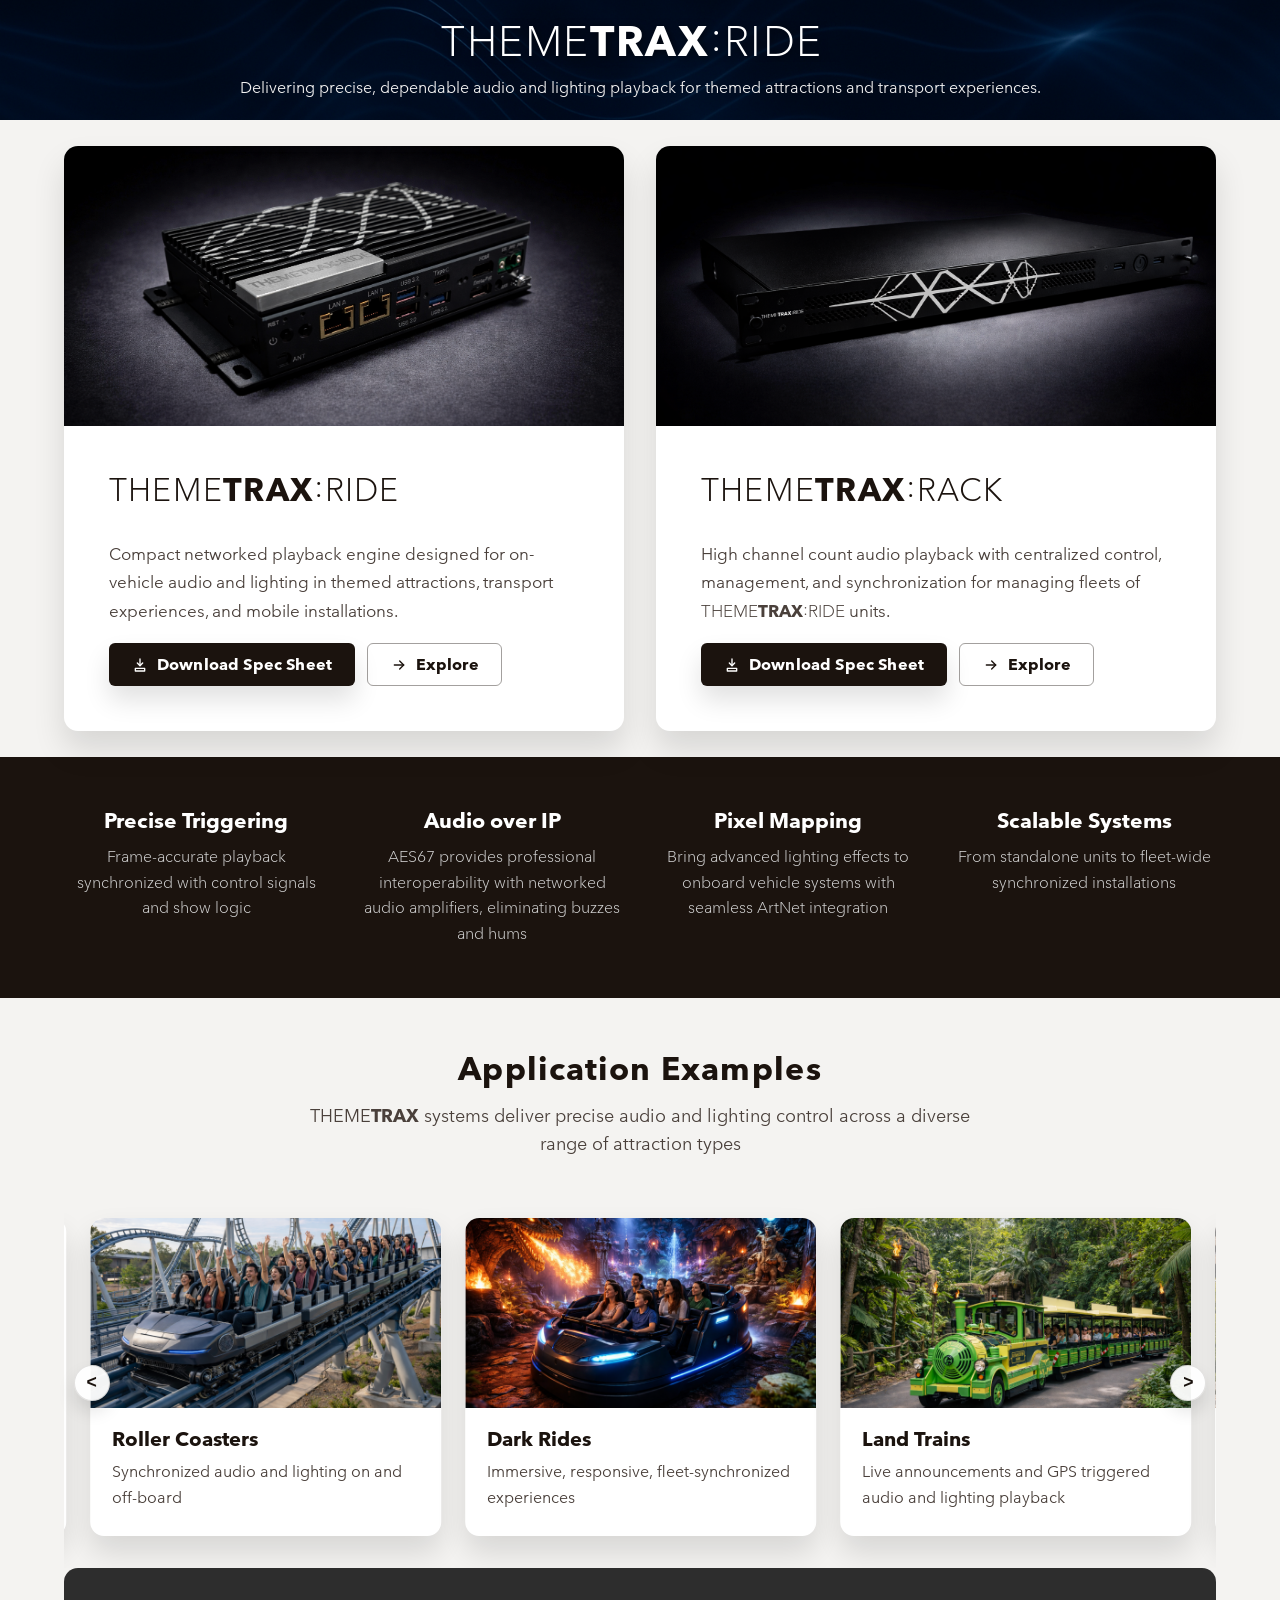
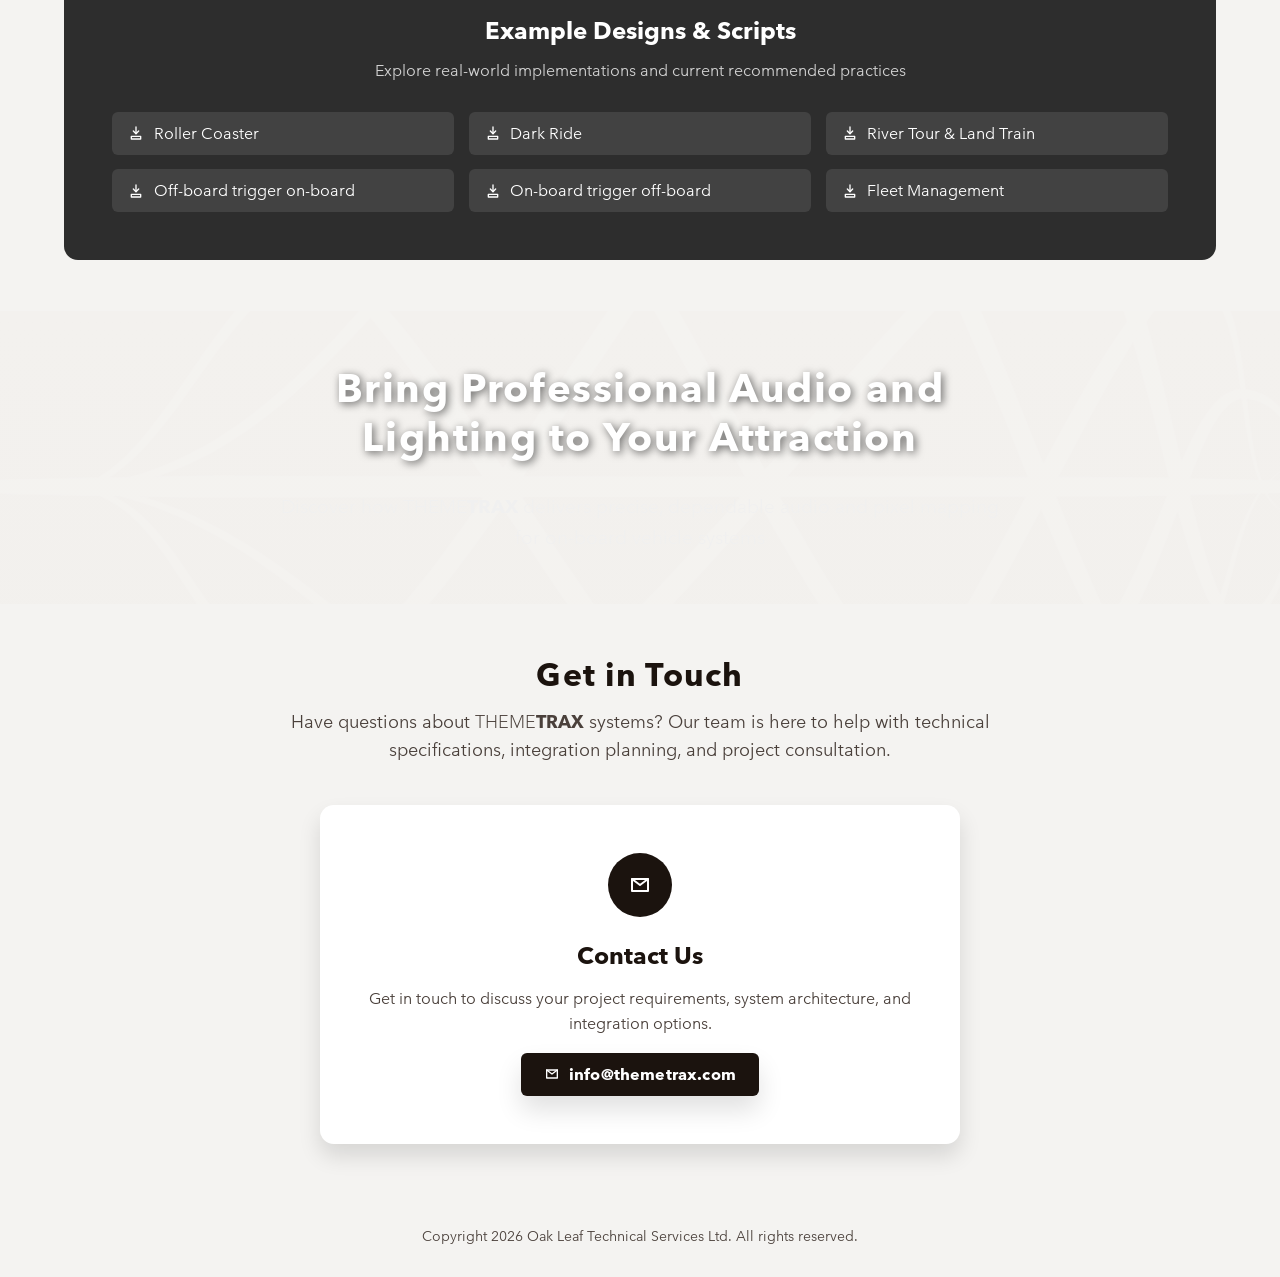
<file: index.html>
<!DOCTYPE html>
<html lang="en">
  <head>
    <meta charset="UTF-8" />
    <meta name="viewport" content="width=device-width, initial-scale=1.0" />
    <title>ThemeTRAX</title>
    <link rel="stylesheet" href="styles.css" />
  </head>
  <body>
    <main class="page">
      <header class="hero">
        <!-- <img class="hero__watermark" src="images/oltsLogo.png" alt="" aria-hidden="true" /> -->
        <div class="hero__content fade-up">
          <h1 class="logo-text logo-text-white logo-text-xl">
            <span class="logo-theme">THEME</span>TRAX<span class="logo-theme logo-colon">:</span><span class="word-rotator" aria-hidden="true">
              <span class="word-rotator__inner">
                <span>RIDE</span>
                <span>RACK</span>
                <span>RIDE</span>
              </span>
            </span>
            <span class="sr-only">RIDE and RACK</span>
          </h1>
          <p>Delivering precise, dependable audio and lighting playback for themed attractions and transport experiences.</p>
        </div>
      </header>

      <section class="products">
        <div class="section-inner">
          <div class="product-grid">
            <article class="product-card fade-up">
              <div class="product-card__media">
                <img src="images/Ride.png" alt="THEMETRAX:RIDE playback engine on a dark surface." />
              </div>
              <div class="product-card__body">
                <h2 class="logo-text section-title">
                  <span class="logo-theme">THEME</span>TRAX<span class="logo-theme logo-colon">:</span><span class="logo-theme">RIDE</span>
                </h2>
                <p class="product-text">
                  Compact networked playback engine designed for on-vehicle audio and lighting in themed attractions,
                  transport experiences, and mobile installations.
                </p>
                <div class="button-row">
                  <a class="button" href="THEMETRAXRIDE - Specifications V0.5.pdf" target="_blank" rel="noopener noreferrer">
                    <svg class="icon" viewBox="0 0 24 24" aria-hidden="true" focusable="false">
                      <path d="M12 3v10" />
                      <path d="M8 9l4 4 4-4" />
                      <path d="M5 17h14v4H5z" />
                    </svg>
                    Download Spec Sheet
                  </a>
                  <a class="button button--outline" href="Ride.html">
                    <svg class="icon" viewBox="0 0 24 24" aria-hidden="true" focusable="false">
                      <path d="M5 12h14" />
                      <path d="m13 6 6 6-6 6" />
                    </svg>
                    Explore
                  </a>
                </div>
              </div>
            </article>
            <article class="product-card fade-up delay-1">
              <div class="product-card__media">
                <img src="images/Rack.png" alt="THEMETRAX:RACK control system on a dark surface." />
              </div>
              <div class="product-card__body">
                <h2 class="logo-text section-title">
                  <span class="logo-theme">THEME</span>TRAX<span class="logo-theme logo-colon">:</span><span class="logo-theme">RACK</span>
                </h2>
                <p class="product-text">
                  High channel count audio playback with centralized control, management, and synchronization for managing fleets of <span class="logo-theme">THEME</span><b>TRAX</b><span class="logo-theme logo-colon">:</span><span class="logo-theme">RIDE</span> units.
                </p>
                <div class="button-row">
                  <a class="button" href="THEMETRAXRACK - Specifications V0.5.pdf" target="_blank" rel="noopener noreferrer">
                    <svg class="icon" viewBox="0 0 24 24" aria-hidden="true" focusable="false">
                      <path d="M12 3v10" />
                      <path d="M8 9l4 4 4-4" />
                      <path d="M5 17h14v4H5z" />
                    </svg>
                    Download Spec Sheet
                  </a>
                  <a class="button button--outline" href="Rack.html">
                    <svg class="icon" viewBox="0 0 24 24" aria-hidden="true" focusable="false">
                      <path d="M5 12h14" />
                      <path d="m13 6 6 6-6 6" />
                    </svg>
                    Explore
                  </a>
                </div>
              </div>
            </article>
          </div>
        </div>
      </section>

      <section class="features">
        <div class="section-inner">
          <div class="features__grid">
            <article class="feature-card fade-up">
              <h3>Precise Triggering</h3>
              <p>Frame-accurate playback synchronized with control signals and show logic</p>
            </article>
            <article class="feature-card fade-up delay-1">
              <h3>Audio over IP</h3>
              <p>AES67 provides professional interoperability with networked audio amplifiers, eliminating buzzes and hums</p>
            </article>
            <article class="feature-card fade-up delay-2">
              <h3>Pixel Mapping</h3>
              <p>Bring advanced lighting effects to onboard vehicle systems with seamless ArtNet integration</p>
            </article>
            <article class="feature-card fade-up delay-3">
              <h3>Scalable Systems</h3>
              <p>From standalone units to fleet-wide synchronized installations</p>
            </article>
          </div>
        </div>
      </section>

      <section class="applications">
        <div class="section-inner">
          <h2 class="logo-text section-title section-title-center">Application Examples</h2>
          <p class="section-subtitle">
            THEME<b>TRAX</b> systems deliver precise audio and lighting control across a diverse range of attraction types
          </p>
          <div class="carousel" data-carousel>
            <div class="carousel__viewport">
              <div class="carousel__track" data-carousel-track>
                <article class="app-card carousel__item">
                  <div class="app-card__image">
                    <img src="images/Coaster1.png" alt="Roller coaster system." />
                  </div>
                  <div class="app-card__body">
                    <h3>Roller Coasters</h3>
                    <p>Synchronized audio and lighting on and off-board</p>
                  </div>
                </article>
                <article class="app-card carousel__item">
                  <div class="app-card__image">
                    <img src="images/Darkride.png" alt="Dark ride attraction." />
                  </div>
                  <div class="app-card__body">
                    <h3>Dark Rides</h3>
                    <p>Immersive, responsive, fleet-synchronized experiences</p>
                  </div>
                </article>
                <article class="app-card carousel__item">
                  <div class="app-card__image">
                    <img src="images/LandTrain1.png" alt="Land train transport." />
                  </div>
                  <div class="app-card__body">
                    <h3>Land Trains</h3>
                    <p>Live announcements and GPS triggered audio and lighting playback</p>
                  </div>
                </article>
                <article class="app-card carousel__item">
                  <div class="app-card__image">
                    <img src="images/Monorail1.png" alt="Peoplemover vehicle." />
                  </div>
                  <div class="app-card__body">
                    <h3>Peoplemovers</h3>
                    <p>Automated transport system integration with UL, FCC, CCC certification</p>
                  </div>
                </article>
                <article class="app-card carousel__item">
                  <div class="app-card__image">
                    <img src="images/TourBoat.png" alt="Boat tour attraction." />
                  </div>
                  <div class="app-card__body">
                    <h3>Boat Tours</h3>
                    <p>GPS triggered playback audio solutions with live audio input</p>
                  </div>
                </article>
              </div>
            </div>
            <div class="carousel__controls">
              <button class="carousel__btn" type="button" data-carousel-prev aria-label="Previous slide">
                <span aria-hidden="true">&lt;</span>
              </button>
              <button class="carousel__btn" type="button" data-carousel-next aria-label="Next slide">
                <span aria-hidden="true">&gt;</span>
              </button>
            </div>
          </div>
          
          <div class="case-studies">
            <h3>Example Designs &amp; Scripts</h3>
            <p>Explore real-world implementations and current recommended practices</p>
            <div class="case-grid">
              <a class="case-link" href="/applicationExamples/Rollercoaster.pdf" target="_blank" rel="noopener noreferrer">
                <svg class="icon" viewBox="0 0 24 24" aria-hidden="true" focusable="false">
                  <path d="M12 3v10" />
                  <path d="M8 9l4 4 4-4" />
                  <path d="M5 17h14v4H5z" />
                </svg>
                Roller Coaster
              </a>
              <a class="case-link" href="/applicationExamples/Dark Ride.pdf" target="_blank" rel="noopener noreferrer">
                <svg class="icon" viewBox="0 0 24 24" aria-hidden="true" focusable="false">
                  <path d="M12 3v10" />
                  <path d="M8 9l4 4 4-4" />
                  <path d="M5 17h14v4H5z" />
                </svg>
                Dark Ride
              </a>
              <a class="case-link" href="/applicationExamples/River Tour & Land Train.pdf" target="_blank" rel="noopener noreferrer">
                <svg class="icon" viewBox="0 0 24 24" aria-hidden="true" focusable="false">
                  <path d="M12 3v10" />
                  <path d="M8 9l4 4 4-4" />
                  <path d="M5 17h14v4H5z" />
                </svg>
                River Tour & Land Train
              </a>
              <a class="case-link" href="/applicationExamples/TriggerOnboardFromOffboard.pdf" target="_blank" rel="noopener noreferrer">
                <svg class="icon" viewBox="0 0 24 24" aria-hidden="true" focusable="false">
                  <path d="M12 3v10" />
                  <path d="M8 9l4 4 4-4" />
                  <path d="M5 17h14v4H5z" />
                </svg>
                Off-board trigger on-board
              </a>
              <a class="case-link" href="/applicationExamples/TriggerOffboardFromOnboard.pdf" target="_blank" rel="noopener noreferrer">
                <svg class="icon" viewBox="0 0 24 24" aria-hidden="true" focusable="false">
                  <path d="M12 3v10" />
                  <path d="M8 9l4 4 4-4" />
                  <path d="M5 17h14v4H5z" />
                </svg>
                On-board trigger off-board
              </a>
              <a class="case-link" href="#">
                <svg class="icon" viewBox="0 0 24 24" aria-hidden="true" focusable="false">
                  <path d="M12 3v10" />
                  <path d="M8 9l4 4 4-4" />
                  <path d="M5 17h14v4H5z" />
                </svg>
                Fleet Management
              </a>
            </div>
          </div>
        </div>
      </section>

      <!-- <section class="downloads">
        <div class="section-inner">
          <h2 class="logo-text section-title section-title-center">Technical Documentation</h2>
          <p class="section-subtitle">Download detailed specifications and application examples</p>

          <div class="download-grid">
            <article class="download-card">
              <h3 class="logo-text">
                <span class="logo-theme">THEME</span>TRAX<span class="logo-theme logo-colon">:</span><span class="logo-theme">RIDE</span>
              </h3>
              <p>Complete technical specifications, connectivity options, and integration details</p>
              <a class="button button-center" href="THEMETRAXRIDE_-_Specifications_V0.4.pdf" download>
                <svg class="icon" viewBox="0 0 24 24" aria-hidden="true" focusable="false">
                  <path d="M12 3v10" />
                  <path d="M8 9l4 4 4-4" />
                  <path d="M5 17h14v4H5z" />
                </svg>
                Download RIDE Spec Sheet
              </a>
            </article>
            <article class="download-card">
              <h3 class="logo-text">
                <span class="logo-theme">THEME</span>TRAX<span class="logo-theme logo-colon">:</span><span class="logo-theme">RACK</span>
              </h3>
              <p>Fleet management capabilities, synchronization protocols, and system architecture</p>
              <a class="button button-center" href="THEMETRAXRACK - Specifications V0.5.pdf" download>
                <svg class="icon" viewBox="0 0 24 24" aria-hidden="true" focusable="false">
                  <path d="M12 3v10" />
                  <path d="M8 9l4 4 4-4" />
                  <path d="M5 17h14v4H5z" />
                </svg>
                Download RACK Spec Sheet
              </a>
            </article>
          </div>
        </div>
      </section> -->

      <section class="cta">
        <img class="cta__watermark" src="images/oltsLogo.png" alt="" aria-hidden="true" />
        <div class="cta__content fade-up">
          <h2 class="logo-text logo-text-white section-title-center">
            Bring Professional Audio and Lighting to Your Attraction
          </h2>
          <p>
            Discover how <span class="logo-theme">THEME</span><b>TRAX</b> delivers precise, dependable audio and pixel mapping for on-board
            vehicle systems
          </p>
        </div>
      </section>

      <section class="contact">
        <div class="section-inner">
          <h2 class="logo-text section-title section-title-center">Get in Touch</h2>
          <p class="section-subtitle">
            Have questions about <span class="logo-theme">THEME</span><b>TRAX</b> systems? Our team is here to help with technical
            specifications, integration planning, and project consultation.
          </p>

          <div class="contact-card fade-up">
            <div class="contact-icon" aria-hidden="true">
              <svg class="icon icon--large" viewBox="0 0 24 24" aria-hidden="true" focusable="false">
                <path d="M4 6h16v12H4z" />
                <path d="m4 6 8 6 8-6" />
              </svg>
            </div>
            <h3>Contact Us</h3>
            <p>
              Get in touch to discuss your project requirements, system architecture, and integration options.
            </p>
            <a class="button button-center" href="mailto:info@themetrax.com">
              <svg class="icon" viewBox="0 0 24 24" aria-hidden="true" focusable="false">
                <path d="M4 6h16v12H4z" />
                <path d="m4 6 8 6 8-6" />
              </svg>
              info@themetrax.com
            </a>
          </div>
        </div>
      </section>
    </main>

    <footer class="site-footer">
      <div class="section-inner">
        <p>Copyright 2026 Oak Leaf Technical Services Ltd. All rights reserved.</p>
      </div>
    </footer>

    <script>
      (() => {
        const carousels = document.querySelectorAll("[data-carousel]");
        carousels.forEach((carousel) => {
          const track = carousel.querySelector("[data-carousel-track]");
          const prev = carousel.querySelector("[data-carousel-prev]");
          const next = carousel.querySelector("[data-carousel-next]");
          if (!track || !prev || !next) {
            return;
          }

          let index = 0;
          let realCount = 0;
          let timerId = null;
          const prefersReducedMotion = window.matchMedia("(prefers-reduced-motion: reduce)").matches;

          const getVisible = () => {
            const value = getComputedStyle(carousel).getPropertyValue("--visible");
            return Number.parseInt(value, 10) || 1;
          };

          const getGap = () => {
            const value = getComputedStyle(track).gap;
            return Number.parseFloat(value) || 0;
          };

          const update = (immediate = false) => {
            const items = Array.from(track.children);
            if (!items.length) {
              return;
            }
            const visible = Math.min(getVisible(), realCount || getVisible());
            const itemWidth = items[0].getBoundingClientRect().width;
            const offset = index * (itemWidth + getGap());
            track.style.transition = immediate || prefersReducedMotion ? "none" : "transform 0.4s ease";
            track.style.transform = `translateX(${-offset}px)`;
            const canScroll = realCount > visible;
            prev.disabled = !canScroll;
            next.disabled = !canScroll;
            if (immediate || prefersReducedMotion) {
              window.requestAnimationFrame(snapIfNeeded);
            }
          };

          prev.addEventListener("click", () => {
            index -= 1;
            update();
            stopAuto();
            startAuto();
          });

          next.addEventListener("click", () => {
            index += 1;
            update();
            stopAuto();
            startAuto();
          });

          const setup = () => {
            const clones = track.querySelectorAll("[data-clone]");
            clones.forEach((clone) => clone.remove());

            const items = Array.from(track.children);
            if (!items.length) {
              return;
            }
            const visible = Math.min(getVisible(), items.length);

            const cloneItem = (item) => {
              const clone = item.cloneNode(true);
              clone.dataset.clone = "true";
              clone.setAttribute("aria-hidden", "true");
              return clone;
            };

            items.slice(-visible).forEach((item) => {
              track.insertBefore(cloneItem(item), track.firstChild);
            });
            items.slice(0, visible).forEach((item) => {
              track.appendChild(cloneItem(item));
            });

            realCount = items.length;
            index = visible;
            update(true);
          };

          const snapIfNeeded = () => {
            if (!realCount) {
              return;
            }
            const visible = Math.min(getVisible(), realCount);
            if (index >= realCount + visible) {
              index -= realCount;
              update(true);
            } else if (index < visible) {
              index += realCount;
              update(true);
            }
          };

          const startAuto = () => {
            if (prefersReducedMotion || timerId) {
              return;
            }
            const visible = Math.min(getVisible(), realCount || getVisible());
            if (realCount <= visible) {
              return;
            }
            timerId = window.setInterval(() => {
              index += 1;
              update();
            }, 4500);
          };

          const stopAuto = () => {
            if (!timerId) {
              return;
            }
            window.clearInterval(timerId);
            timerId = null;
          };

          carousel.addEventListener("mouseenter", stopAuto);
          carousel.addEventListener("mouseleave", startAuto);
          carousel.addEventListener("focusin", stopAuto);
          carousel.addEventListener("focusout", startAuto);

          track.addEventListener("transitionend", (event) => {
            if (event.propertyName !== "transform") {
              return;
            }
            snapIfNeeded();
          });

          window.addEventListener("resize", () => {
            window.requestAnimationFrame(() => {
              stopAuto();
              setup();
              startAuto();
            });
          });

          window.requestAnimationFrame(() => {
            setup();
            startAuto();
          });
        });
      })();
    </script>
  </body>
</html>
</file>
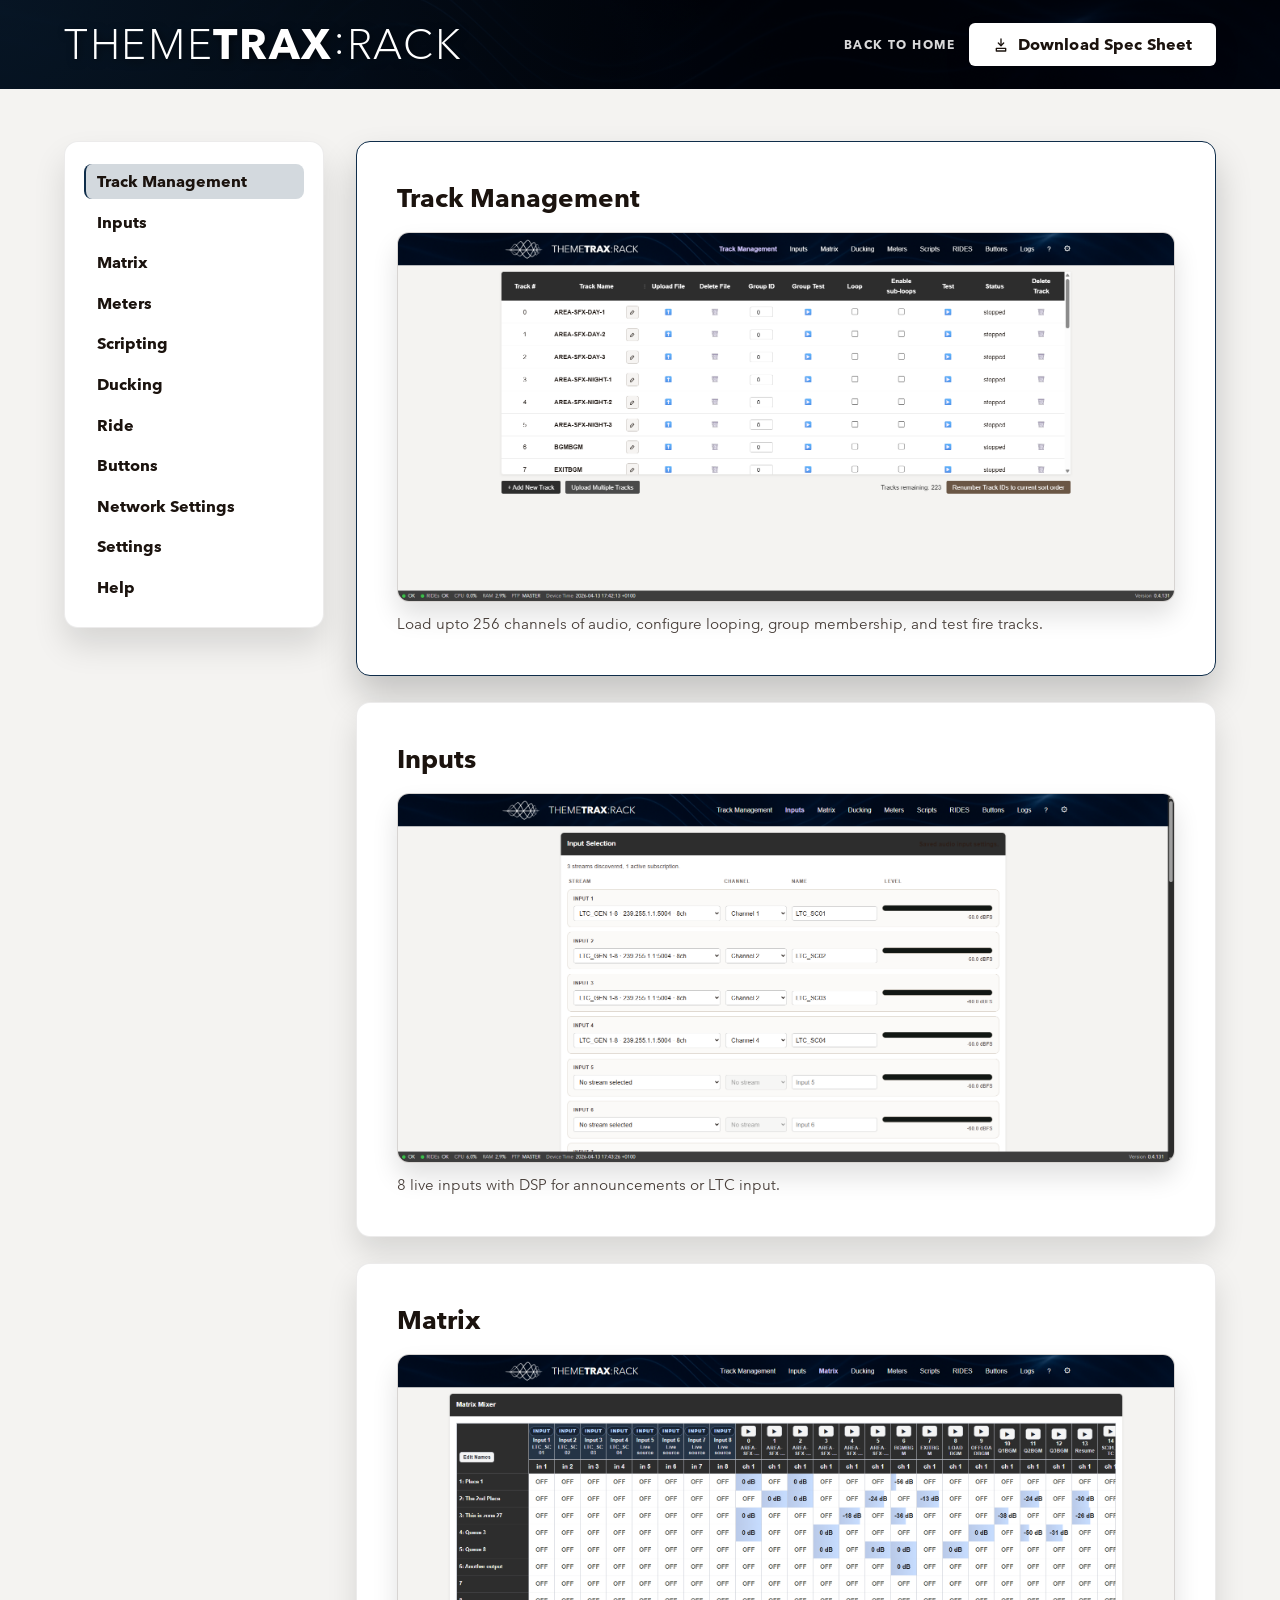
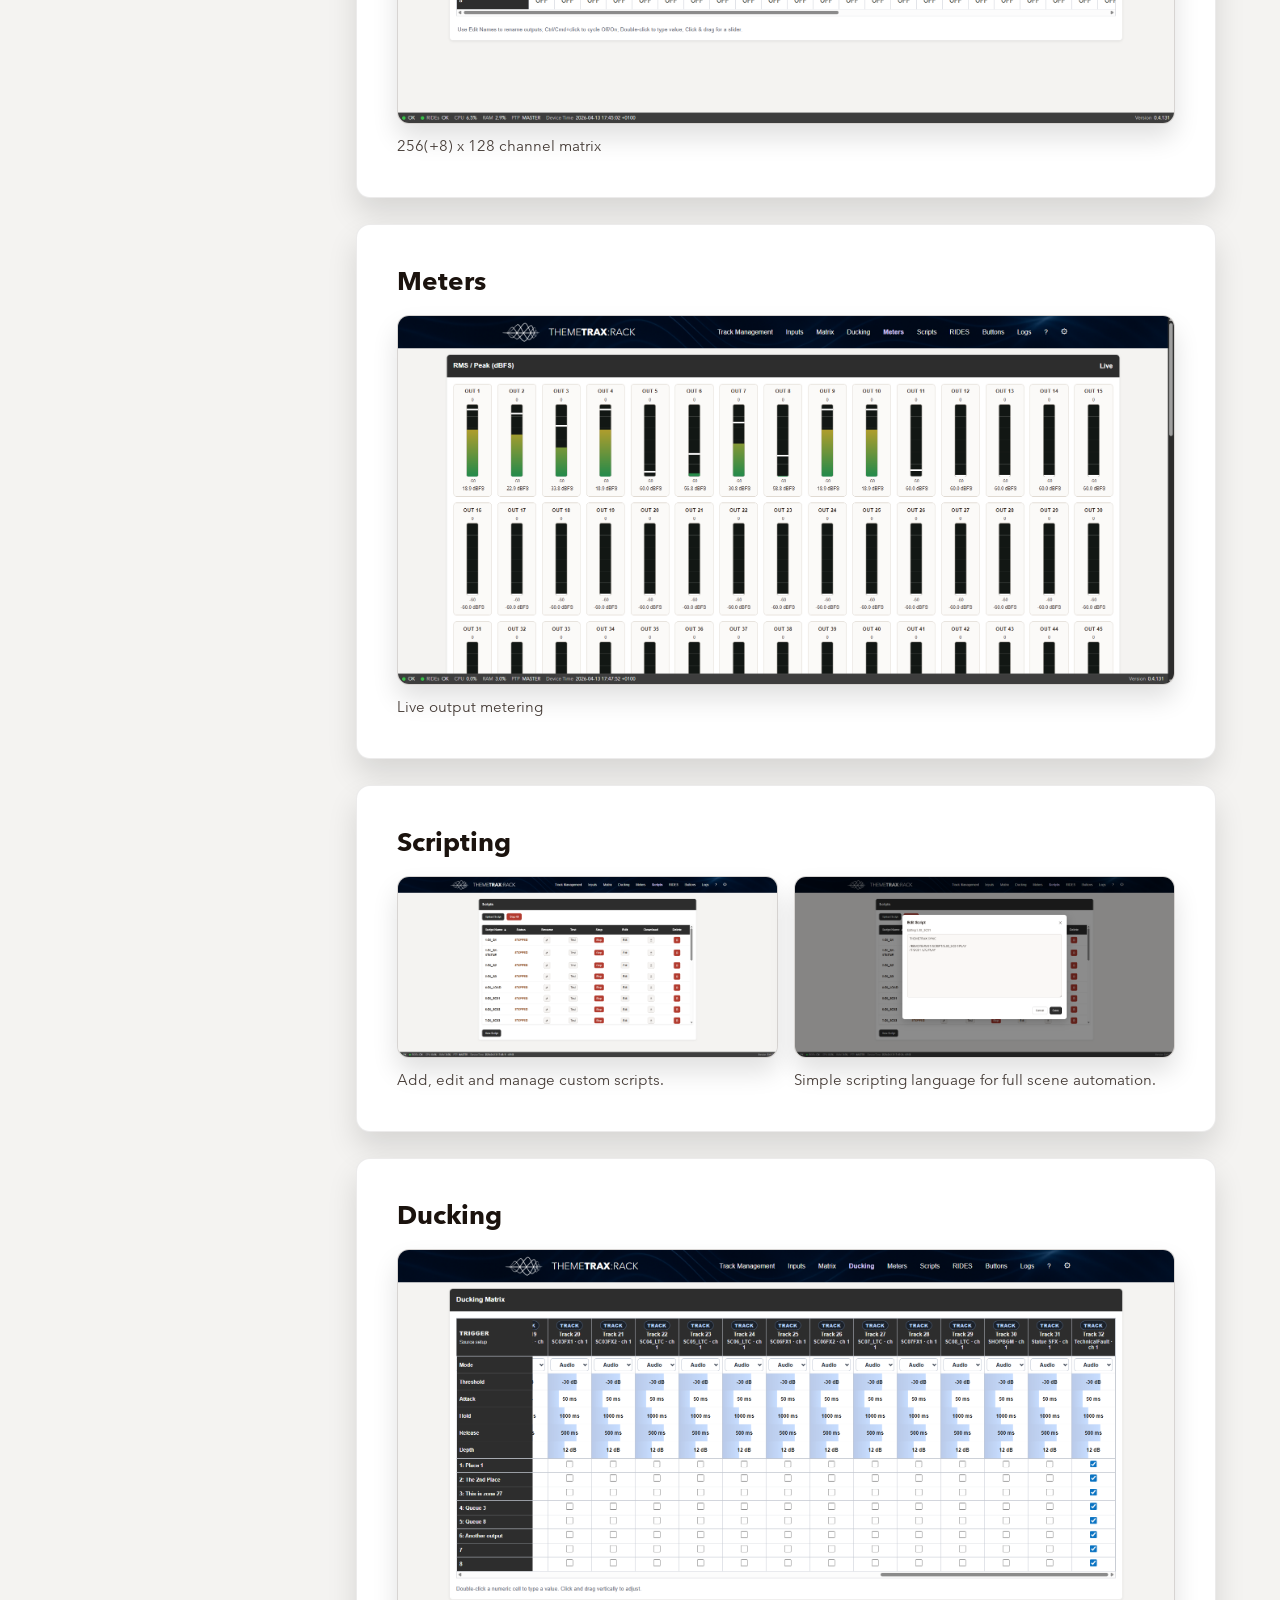
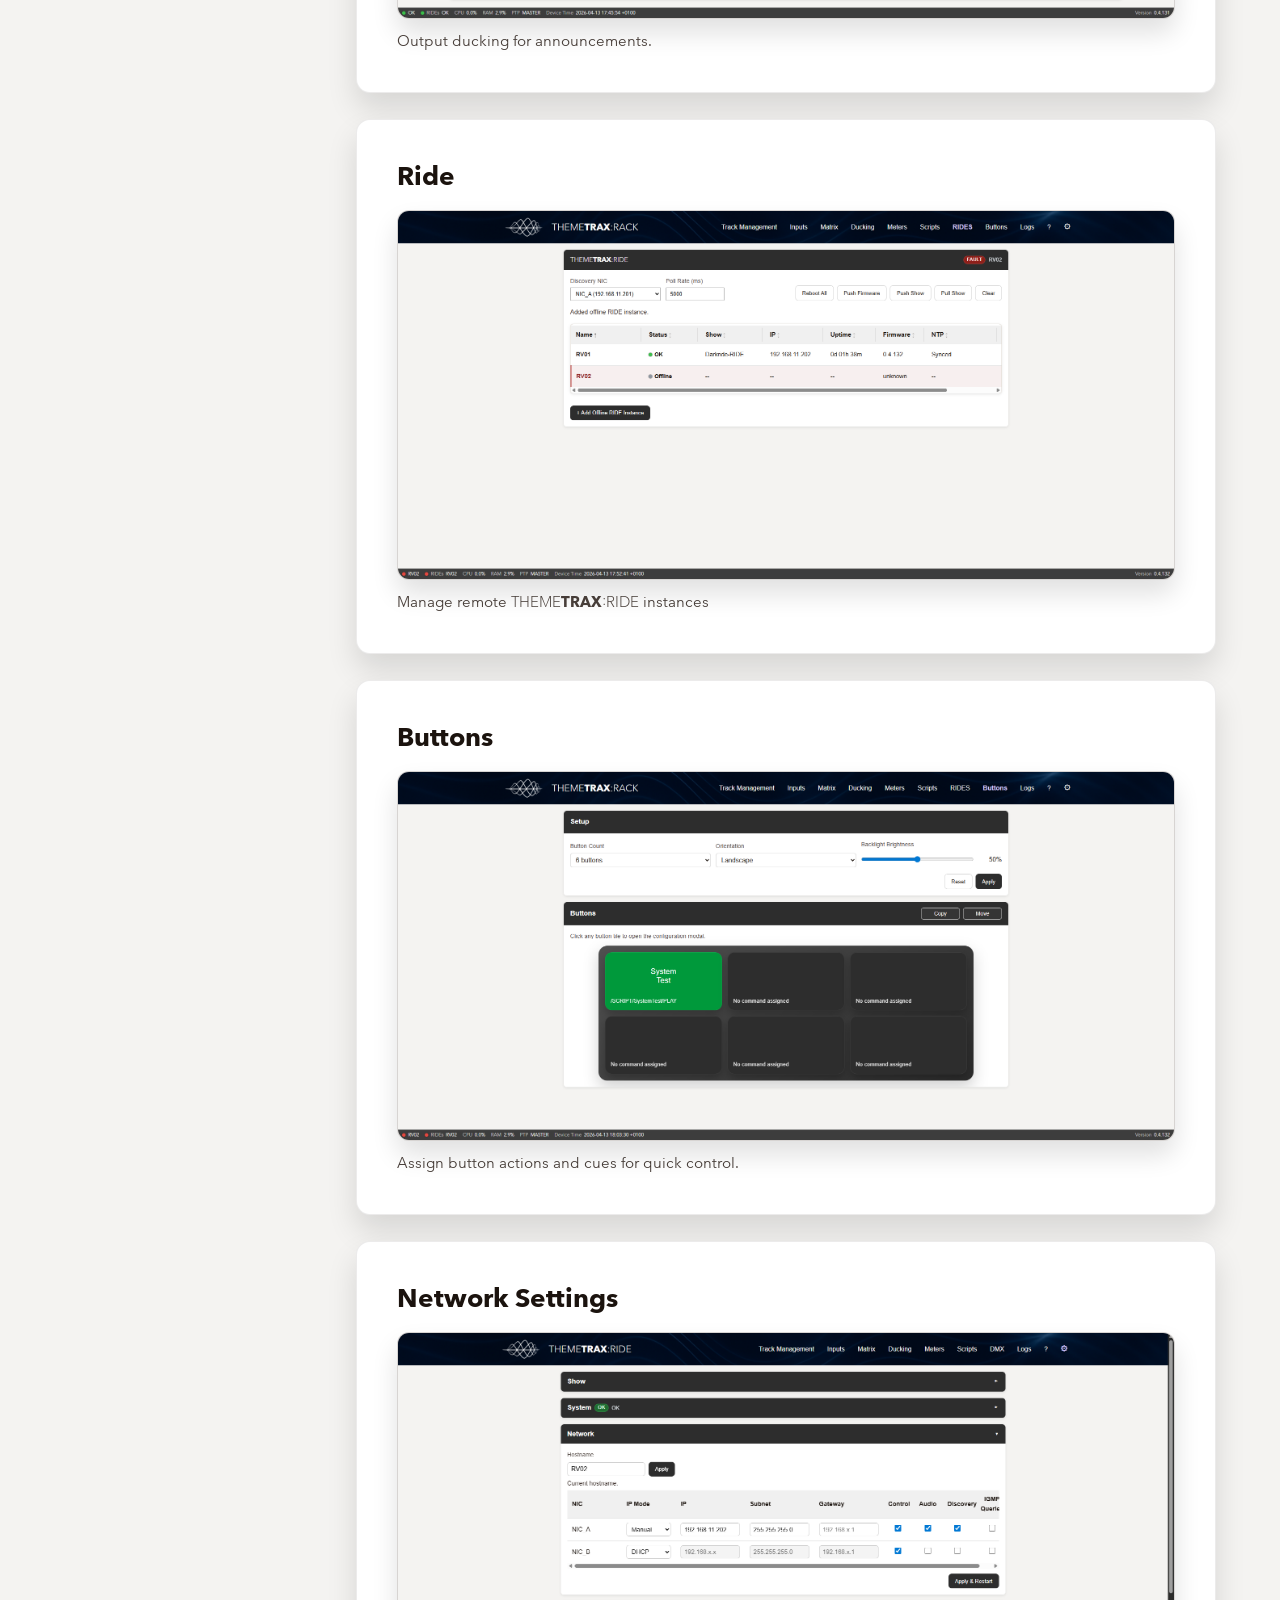
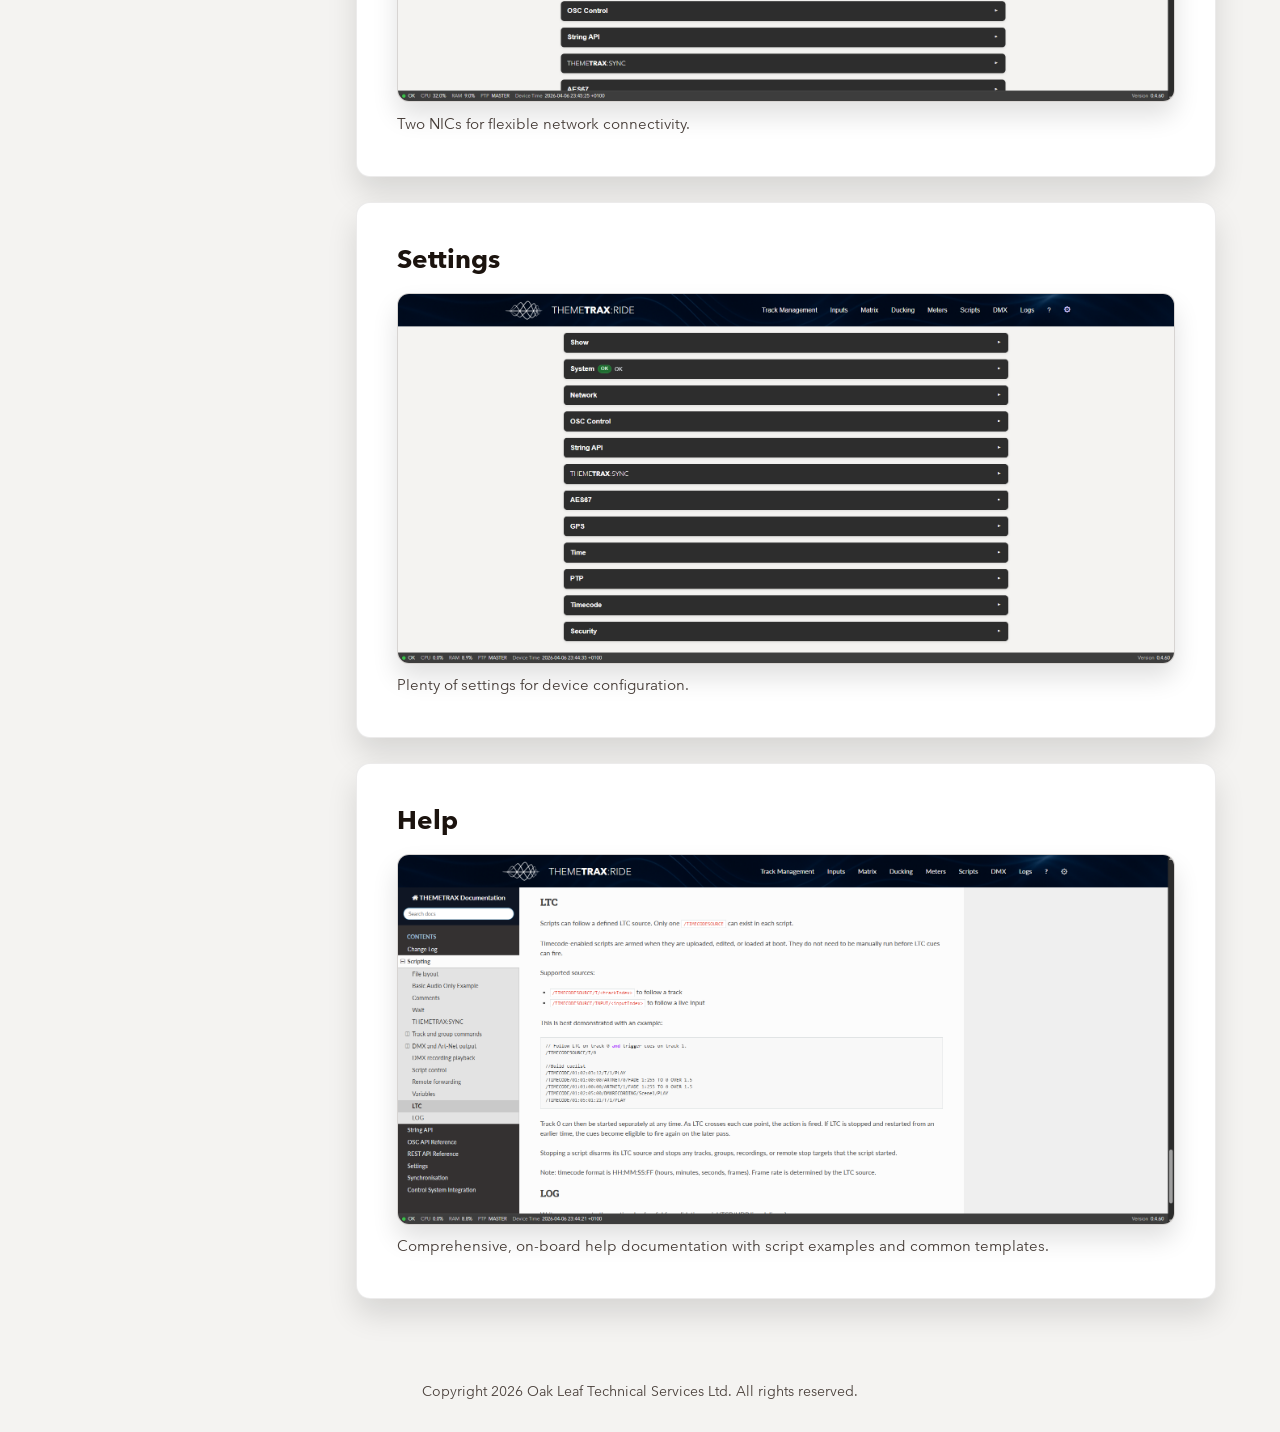
<file: Rack.html>
<!DOCTYPE html>
<html lang="en">
  <head>
    <meta charset="UTF-8" />
    <meta name="viewport" content="width=device-width, initial-scale=1.0" />
    <title>THEMETRAX:RACK | Explore</title>
    <link rel="stylesheet" href="styles.css" />
  </head>
  <body class="explore-page">
    <main class="page">
      <header class="explore-hero">
        <div class="section-inner explore-hero__bar">
          <a class="logo-text logo-text-xl logo-text-white explore-hero__logo" href="index.html">
            <span class="logo-theme">THEME</span>TRAX<span class="logo-theme logo-colon">:</span><span class="logo-theme">RACK</span>
          </a>
          <div class="explore-hero__actions">
            <a class="explore-hero__link" href="index.html">Back to Home</a>
            <a class="button button--light" href="THEMETRAXRACK - Specifications V0.5.pdf" target="_blank" rel="noopener noreferrer">
              <svg class="icon" viewBox="0 0 24 24" aria-hidden="true" focusable="false">
                <path d="M12 3v10" />
                <path d="M8 9l4 4 4-4" />
                <path d="M5 17h14v4H5z" />
              </svg>
              Download Spec Sheet
            </a>
          </div>
          <button class="chapter-toggle" type="button" data-chapters-toggle aria-expanded="false" aria-controls="chapters-panel">
            <span class="sr-only">Toggle chapters</span>
            <span class="chapter-toggle__icon" aria-hidden="true"></span>
          </button>
        </div>
      </header>

      <section class="explore-shell">
        <div class="section-inner explore-layout">
          <aside class="explore-toc" id="chapters-panel" data-chapters-panel aria-label="Chapter navigation">
            <ul>
              <li>
                <a href="#chapter-track-management" aria-current="true">Track Management</a>
              </li>
              <li>
                <a href="#chapter-inputs">Inputs</a>
              </li>
              <li>
                <a href="#chapter-matrix">Matrix</a>
              </li>
              <li>
                <a href="#chapter-meters">Meters</a>
              </li>
              <li>
                <a href="#chapter-scripting">Scripting</a>
              </li>
              <li>
                <a href="#chapter-ducking">Ducking</a>
              </li>
              <li>
                <a href="#chapter-ride">Ride</a>
              </li>
              <li>
                <a href="#chapter-buttons">Buttons</a>
              </li>
              <li>
                <a href="#chapter-network-settings">Network Settings</a>
              </li>
              <li>
                <a href="#chapter-settings">Settings</a>
              </li>
              <li>
                <a href="#chapter-help">Help</a>
              </li>
            </ul>
          </aside>

          <div class="chapter-content">
            <section class="chapter-section" id="chapter-track-management" data-chapter>
              <div class="chapter-header">
                
                <h2>Track Management</h2>
              </div>
              <div class="chapter-media">
                <figure class="chapter-figure">
                  <a class="chapter-image" href="images/Explore-Rack/Rack-TrackManagemt.png" data-zoomable data-caption="Track Management" aria-label="View full size Track Management screenshot">
                    <img src="images/Explore-Rack/Rack-TrackManagemt.png" alt="Track Management screen." loading="lazy" />
                    <span class="chapter-zoom" aria-hidden="true">
                      <svg class="icon" viewBox="0 0 24 24" aria-hidden="true" focusable="false">
                        <circle cx="11" cy="11" r="7" />
                        <path d="m16.5 16.5 4 4" />
                      </svg>
                    </span>
                  </a>
                  <figcaption class="chapter-caption">Load upto 256 channels of audio, configure looping, group membership, and test fire tracks.</figcaption>
                </figure>
              </div>
            </section>
            <section class="chapter-section" id="chapter-inputs" data-chapter>
              <div class="chapter-header">
                
                <h2>Inputs</h2>
              </div>
              <div class="chapter-media">
                <figure class="chapter-figure">
                  <a class="chapter-image" href="images/Explore-Rack/Rack-Inputs.png" data-zoomable data-caption="Inputs" aria-label="View full size Inputs screenshot">
                    <img src="images/Explore-Rack/Rack-Inputs.png" alt="Inputs screen." loading="lazy" />
                    <span class="chapter-zoom" aria-hidden="true">
                      <svg class="icon" viewBox="0 0 24 24" aria-hidden="true" focusable="false">
                        <circle cx="11" cy="11" r="7" />
                        <path d="m16.5 16.5 4 4" />
                      </svg>
                    </span>
                  </a>
                  <figcaption class="chapter-caption">8 live inputs with DSP for announcements or LTC input.</figcaption>
                </figure>
              </div>
            </section>
            <section class="chapter-section" id="chapter-matrix" data-chapter>
              <div class="chapter-header">
                
                <h2>Matrix</h2>
              </div>
              <div class="chapter-media">
                <figure class="chapter-figure">
                  <a class="chapter-image" href="images/Explore-Rack/Rack-Matrix.png" data-zoomable data-caption="Matrix" aria-label="View full size Matrix screenshot">
                    <img src="images/Explore-Rack/Rack-Matrix.png" alt="Matrix screen." loading="lazy" />
                    <span class="chapter-zoom" aria-hidden="true">
                      <svg class="icon" viewBox="0 0 24 24" aria-hidden="true" focusable="false">
                        <circle cx="11" cy="11" r="7" />
                        <path d="m16.5 16.5 4 4" />
                      </svg>
                    </span>
                  </a>
                  <figcaption class="chapter-caption">256(+8) x 128 channel matrix</figcaption>
                </figure>
              </div>
            </section>
            <section class="chapter-section" id="chapter-meters" data-chapter>
              <div class="chapter-header">
                
                <h2>Meters</h2>
              </div>
              <div class="chapter-media">
                <figure class="chapter-figure">
                  <a class="chapter-image" href="images/Explore-Rack/Rack-Meters.png" data-zoomable data-caption="Meters" aria-label="View full size Meters screenshot">
                    <img src="images/Explore-Rack/Rack-Meters.png" alt="Meters screen." loading="lazy" />
                    <span class="chapter-zoom" aria-hidden="true">
                      <svg class="icon" viewBox="0 0 24 24" aria-hidden="true" focusable="false">
                        <circle cx="11" cy="11" r="7" />
                        <path d="m16.5 16.5 4 4" />
                      </svg>
                    </span>
                  </a>
                  <figcaption class="chapter-caption">Live output metering</figcaption>
                </figure>
              </div>
            </section>
            <section class="chapter-section" id="chapter-scripting" data-chapter>
              <div class="chapter-header">
                
                <h2>Scripting</h2>
              </div>
              <div class="chapter-media">
                <figure class="chapter-figure">
                  <a class="chapter-image" href="images/Explore-Rack/Rack-Scripts1.png" data-zoomable data-caption="Scripting - Scripts 01" aria-label="View full size Scripting - Scripts 01 screenshot">
                    <img src="images/Explore-Rack/Rack-Scripts1.png" alt="Scripting screen 01." loading="lazy" />
                    <span class="chapter-zoom" aria-hidden="true">
                      <svg class="icon" viewBox="0 0 24 24" aria-hidden="true" focusable="false">
                        <circle cx="11" cy="11" r="7" />
                        <path d="m16.5 16.5 4 4" />
                      </svg>
                    </span>
                  </a>
                  <figcaption class="chapter-caption">Add, edit and manage custom scripts.</figcaption>
                </figure>
                <figure class="chapter-figure">
                  <a class="chapter-image" href="images/Explore-Rack/Rack-Scripts2.png" data-zoomable data-caption="Scripting - Scripts 02" aria-label="View full size Scripting - Scripts 02 screenshot">
                    <img src="images/Explore-Rack/Rack-Scripts2.png" alt="Scripting screen 02." loading="lazy" />
                    <span class="chapter-zoom" aria-hidden="true">
                      <svg class="icon" viewBox="0 0 24 24" aria-hidden="true" focusable="false">
                        <circle cx="11" cy="11" r="7" />
                        <path d="m16.5 16.5 4 4" />
                      </svg>
                    </span>
                  </a>
                  <figcaption class="chapter-caption">Simple scripting language for full scene automation.</figcaption>
                </figure>
              </div>
            </section>
            <section class="chapter-section" id="chapter-ducking" data-chapter>
              <div class="chapter-header">
                
                <h2>Ducking</h2>
              </div>
              <div class="chapter-media">
                <figure class="chapter-figure">
                  <a class="chapter-image" href="images/Explore-Rack/Rack-Ducking.png" data-zoomable data-caption="Ducking" aria-label="View full size Ducking screenshot">
                    <img src="images/Explore-Rack/Rack-Ducking.png" alt="Ducking screen." loading="lazy" />
                    <span class="chapter-zoom" aria-hidden="true">
                      <svg class="icon" viewBox="0 0 24 24" aria-hidden="true" focusable="false">
                        <circle cx="11" cy="11" r="7" />
                        <path d="m16.5 16.5 4 4" />
                      </svg>
                    </span>
                  </a>
                  <figcaption class="chapter-caption">Output ducking for announcements.</figcaption>
                </figure>
              </div>
            </section>
            <section class="chapter-section" id="chapter-ride" data-chapter>
              <div class="chapter-header">
                <h2>Ride</h2>
              </div>
              <div class="chapter-media">
                <figure class="chapter-figure">
                  <a class="chapter-image" href="images/Explore-Rack/Rack-RIDE.png" data-zoomable data-caption="Ride - DMX 01" aria-label="View full size Ride - DMX 01 screenshot">
                    <img src="images/Explore-Rack/Rack-RIDE.png" alt="RIDE screen." loading="lazy" />
                    <span class="chapter-zoom" aria-hidden="true">
                      <svg class="icon" viewBox="0 0 24 24" aria-hidden="true" focusable="false">
                        <circle cx="11" cy="11" r="7" />
                        <path d="m16.5 16.5 4 4" />
                      </svg>
                    </span>
                  </a>
                  <figcaption class="chapter-caption">
                    Manage remote <span class="logo-theme">THEME</span><b>TRAX</b><span class="logo-theme logo-colon">:</span><span class="logo-theme">RIDE</span> instances
                  </figcaption>
                </figure>
              </div>
            </section>
            <section class="chapter-section" id="chapter-buttons" data-chapter>
              <div class="chapter-header">
                
                <h2>Buttons</h2>
              </div>
              <div class="chapter-media">
                <figure class="chapter-figure">
                  <a class="chapter-image" href="images/Explore-Rack/Rack-Buttons.png" data-zoomable data-caption="Buttons" aria-label="View full size Buttons screenshot">
                    <img src="images/Explore-Rack/Rack-Buttons.png" alt="Buttons screen." loading="lazy" />
                    <span class="chapter-zoom" aria-hidden="true">
                      <svg class="icon" viewBox="0 0 24 24" aria-hidden="true" focusable="false">
                        <circle cx="11" cy="11" r="7" />
                        <path d="m16.5 16.5 4 4" />
                      </svg>
                    </span>
                  </a>
                  <figcaption class="chapter-caption">Assign button actions and cues for quick control.</figcaption>
                </figure>
              </div>
            </section>
            <section class="chapter-section" id="chapter-network-settings" data-chapter>
              <div class="chapter-header">
                
                <h2>Network Settings</h2>
              </div>
              <div class="chapter-media">
                <figure class="chapter-figure">
                  <a class="chapter-image" href="images/Explore-Rack/Rack-NetworkSettings.png" data-zoomable data-caption="Network Settings" aria-label="View full size Network Settings screenshot">
                    <img src="images/Explore-Rack/Rack-NetworkSettings.png" alt="Network Settings screen." loading="lazy" />
                    <span class="chapter-zoom" aria-hidden="true">
                      <svg class="icon" viewBox="0 0 24 24" aria-hidden="true" focusable="false">
                        <circle cx="11" cy="11" r="7" />
                        <path d="m16.5 16.5 4 4" />
                      </svg>
                    </span>
                  </a>
                  <figcaption class="chapter-caption">Two NICs for flexible network connectivity.</figcaption>
                </figure>
              </div>
            </section>
            <section class="chapter-section" id="chapter-settings" data-chapter>
              <div class="chapter-header">
                
                <h2>Settings</h2>
              </div>
              <div class="chapter-media">
                <figure class="chapter-figure">
                  <a class="chapter-image" href="images/Explore-Rack/Rack-Settings1.png" data-zoomable data-caption="Settings" aria-label="View full size Settings screenshot">
                    <img src="images/Explore-Rack/Rack-Settings1.png" alt="Settings screen." loading="lazy" />
                    <span class="chapter-zoom" aria-hidden="true">
                      <svg class="icon" viewBox="0 0 24 24" aria-hidden="true" focusable="false">
                        <circle cx="11" cy="11" r="7" />
                        <path d="m16.5 16.5 4 4" />
                      </svg>
                    </span>
                  </a>
                  <figcaption class="chapter-caption">Plenty of settings for device configuration.</figcaption>
                </figure>
              </div>
            </section>
            <section class="chapter-section" id="chapter-help" data-chapter>
              <div class="chapter-header">
                
                <h2>Help</h2>
              </div>
              <div class="chapter-media">
                <figure class="chapter-figure">
                  <a class="chapter-image" href="images/Explore-Rack/Rack-Help.png" data-zoomable data-caption="Help" aria-label="View full size Help screenshot">
                    <img src="images/Explore-Rack/Rack-Help.png" alt="Help screen." loading="lazy" />
                    <span class="chapter-zoom" aria-hidden="true">
                      <svg class="icon" viewBox="0 0 24 24" aria-hidden="true" focusable="false">
                        <circle cx="11" cy="11" r="7" />
                        <path d="m16.5 16.5 4 4" />
                      </svg>
                    </span>
                  </a>
                  <figcaption class="chapter-caption">Comprehensive, on-board help documentation with script examples and common templates.</figcaption>
                </figure>
              </div>
            </section>
          </div>
        </div>
      </section>
    </main>

    <button class="chapters-overlay" type="button" data-chapters-close aria-label="Close chapters"></button>

    <footer class="site-footer">
      <div class="section-inner">
        <p>Copyright 2026 Oak Leaf Technical Services Ltd. All rights reserved.</p>
      </div>
    </footer>

    <div
      class="image-modal"
      data-image-modal
      hidden
      aria-hidden="true"
      role="dialog"
      aria-modal="true"
      aria-labelledby="image-modal-caption"
    >
      <div class="image-modal__backdrop" data-modal-close></div>
      <div class="image-modal__panel" role="document">
        <button class="image-modal__close" type="button" data-modal-close aria-label="Close image">
          <svg class="icon" viewBox="0 0 24 24" aria-hidden="true" focusable="false">
            <path d="M6 6l12 12" />
            <path d="M18 6l-12 12" />
          </svg>
        </button>
        <img class="image-modal__image" alt="" />
        <p class="image-modal__caption" id="image-modal-caption" data-modal-caption></p>
      </div>
    </div>

    <script src="explore.js"></script>
  </body>
</html>
</file>
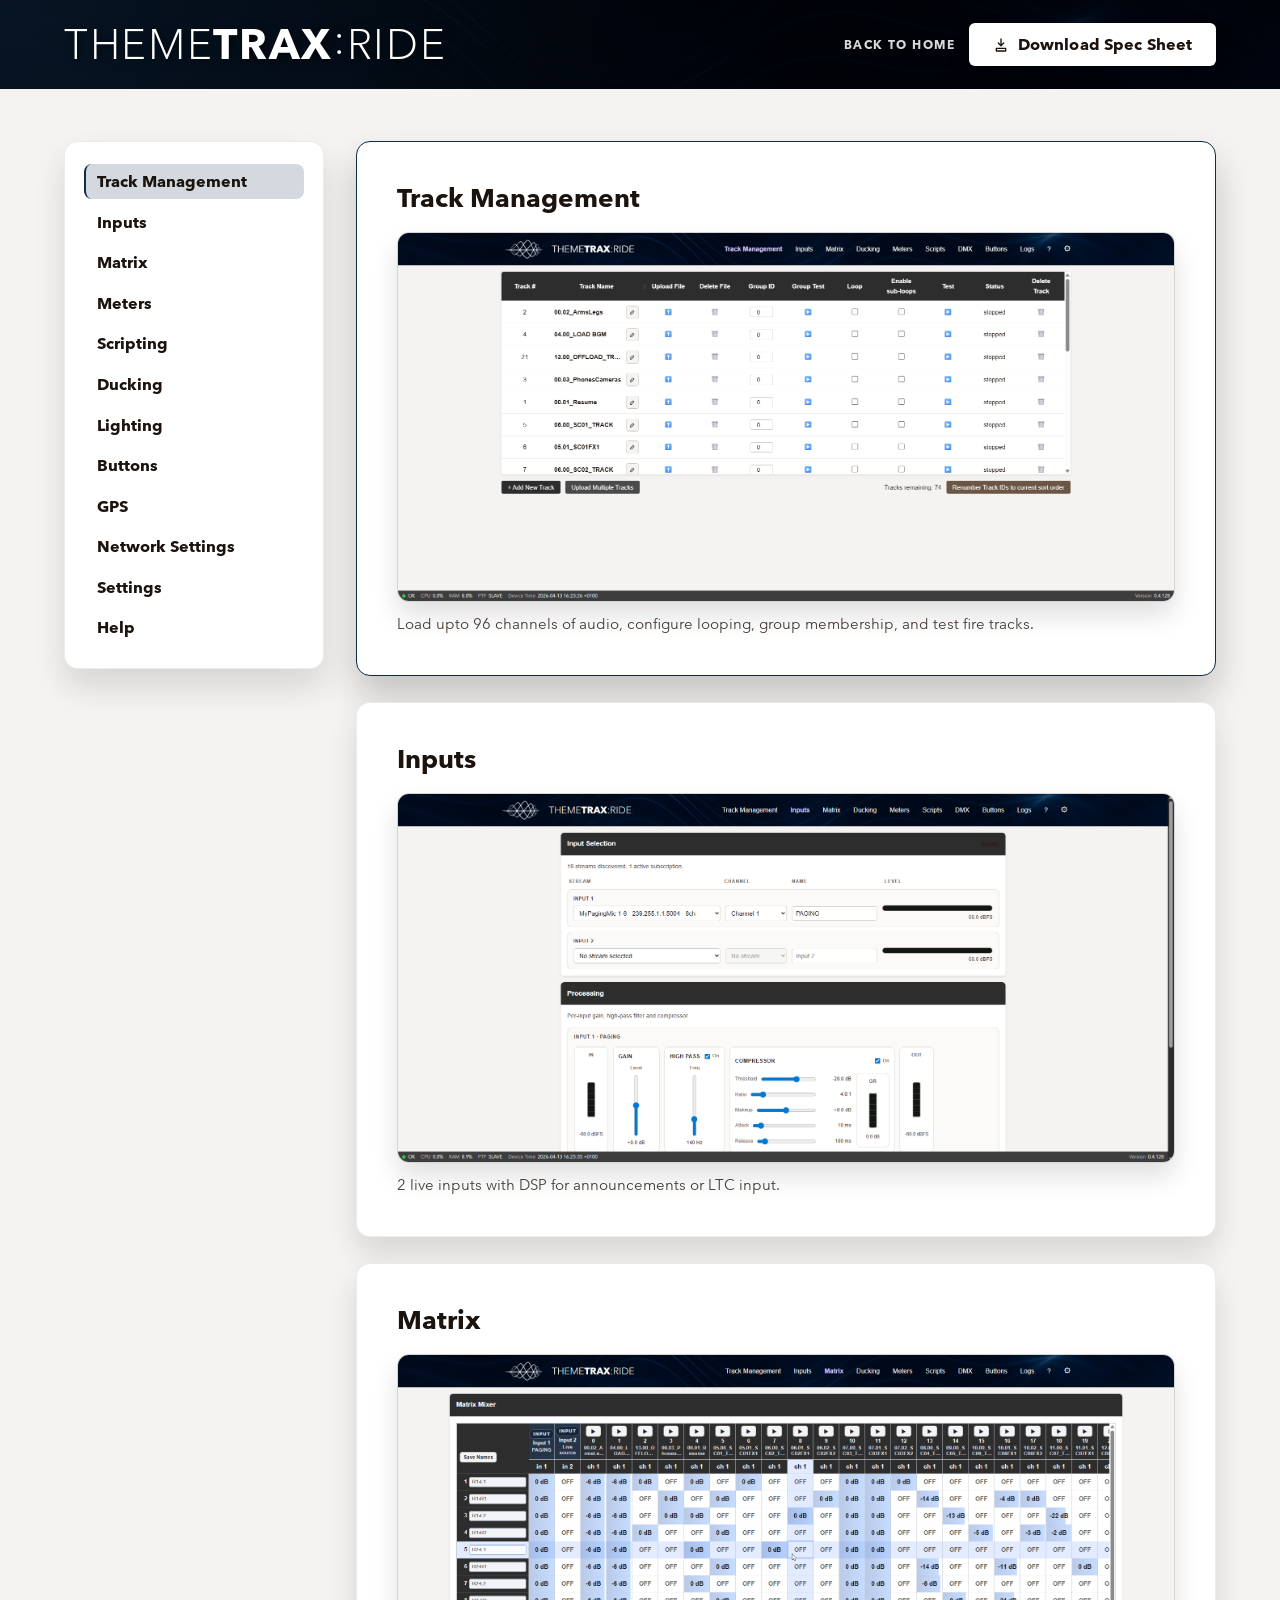
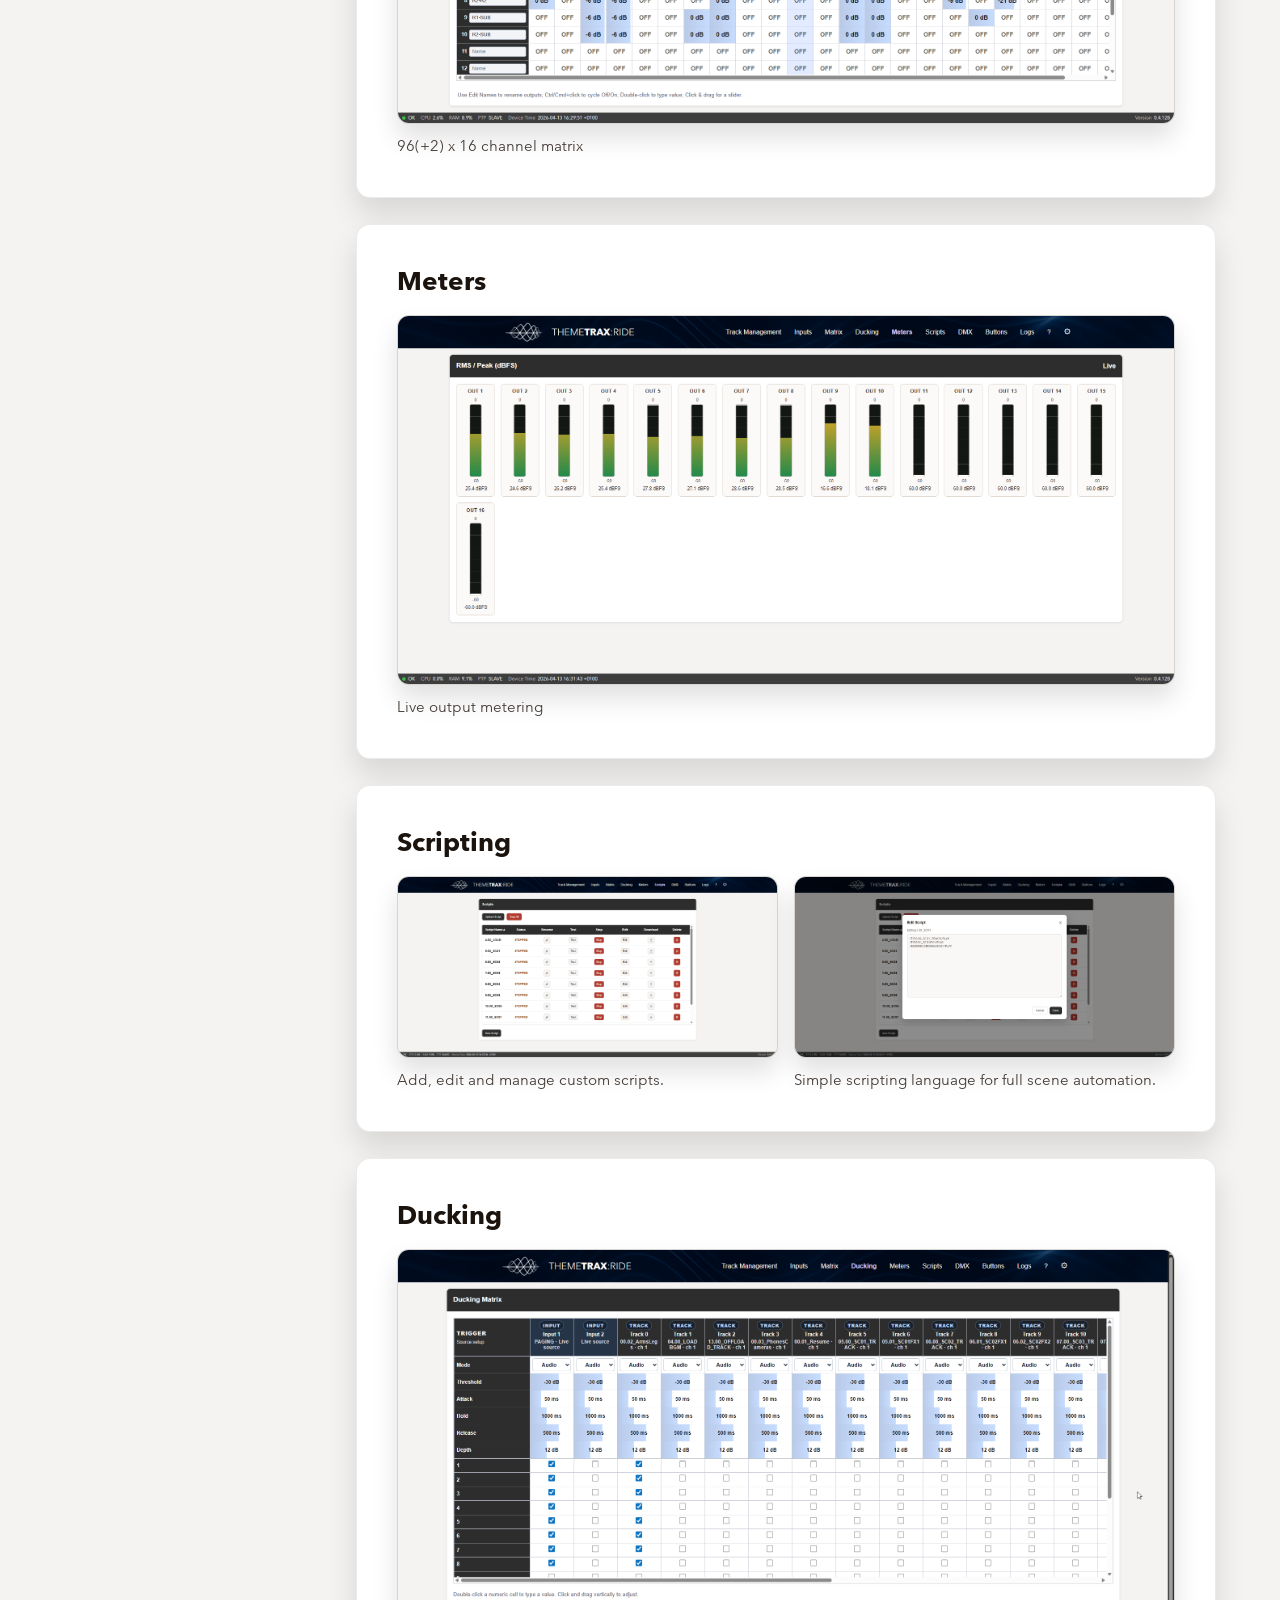
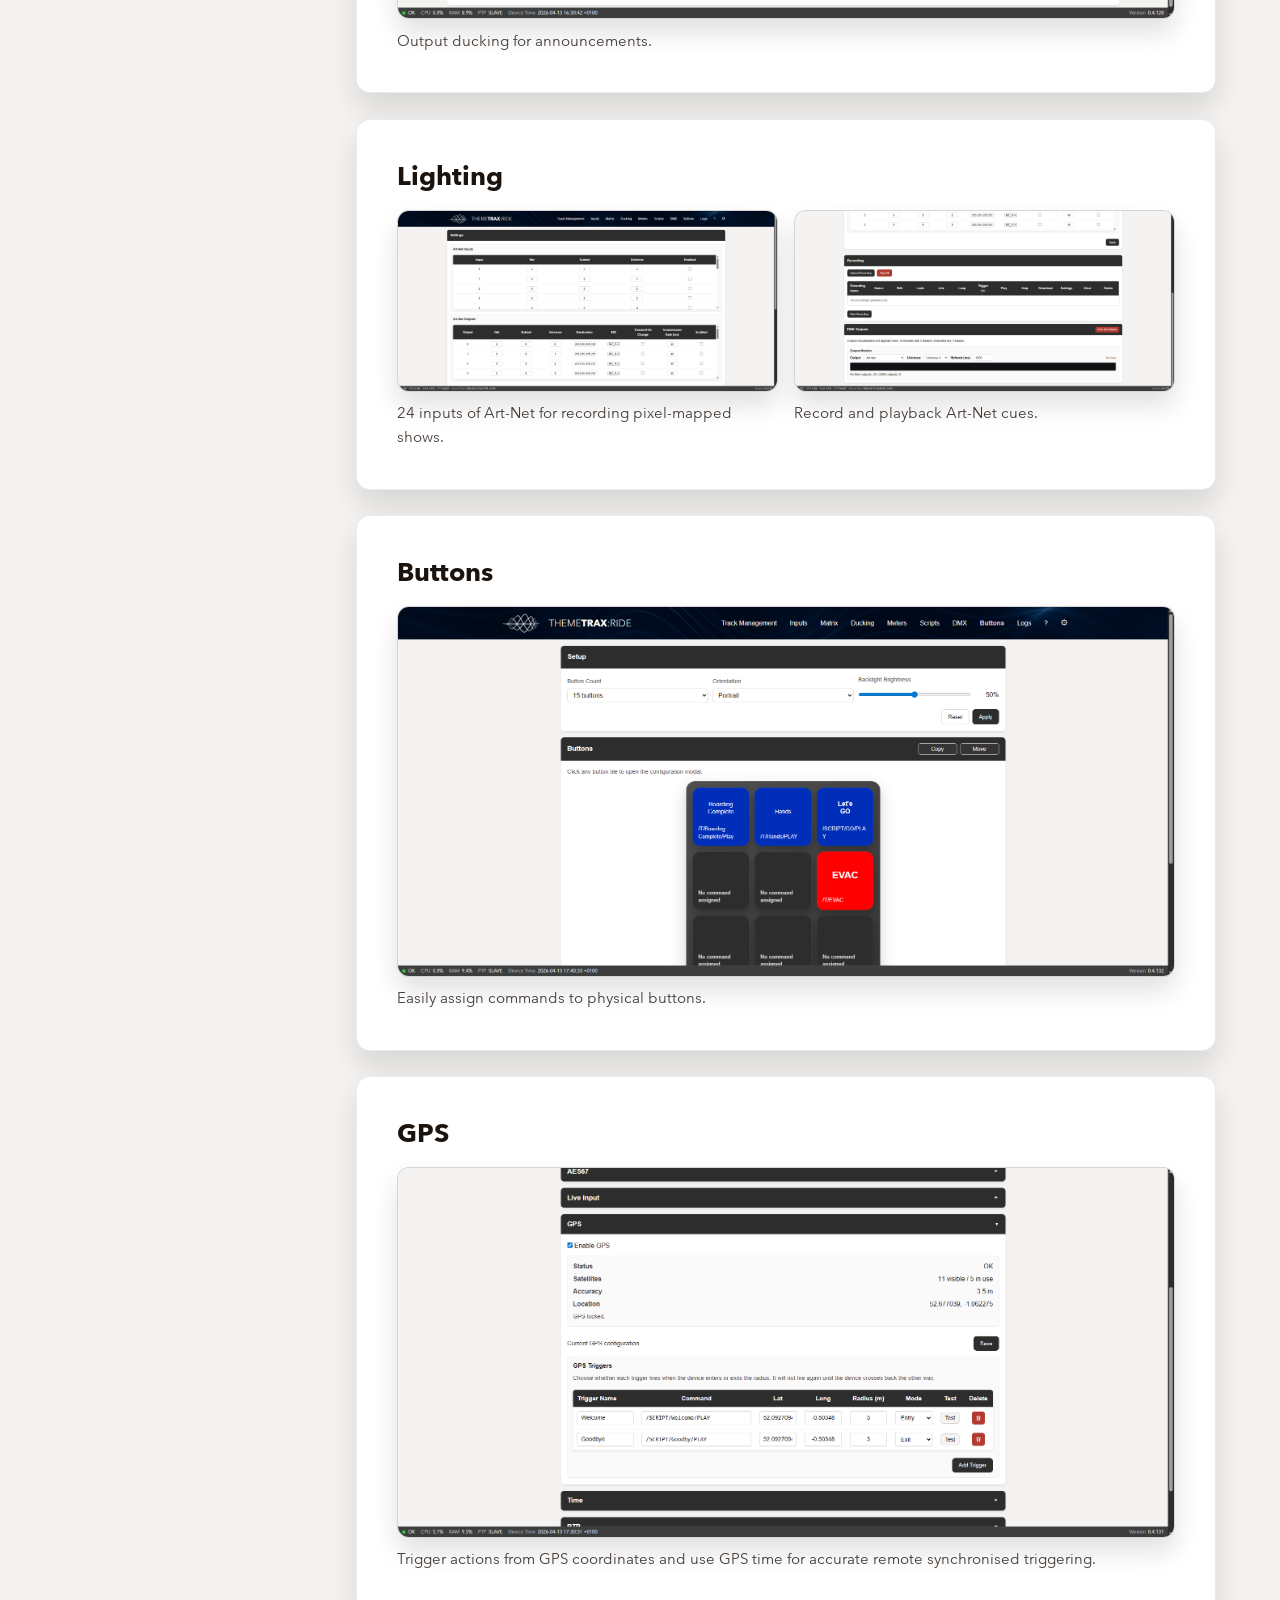
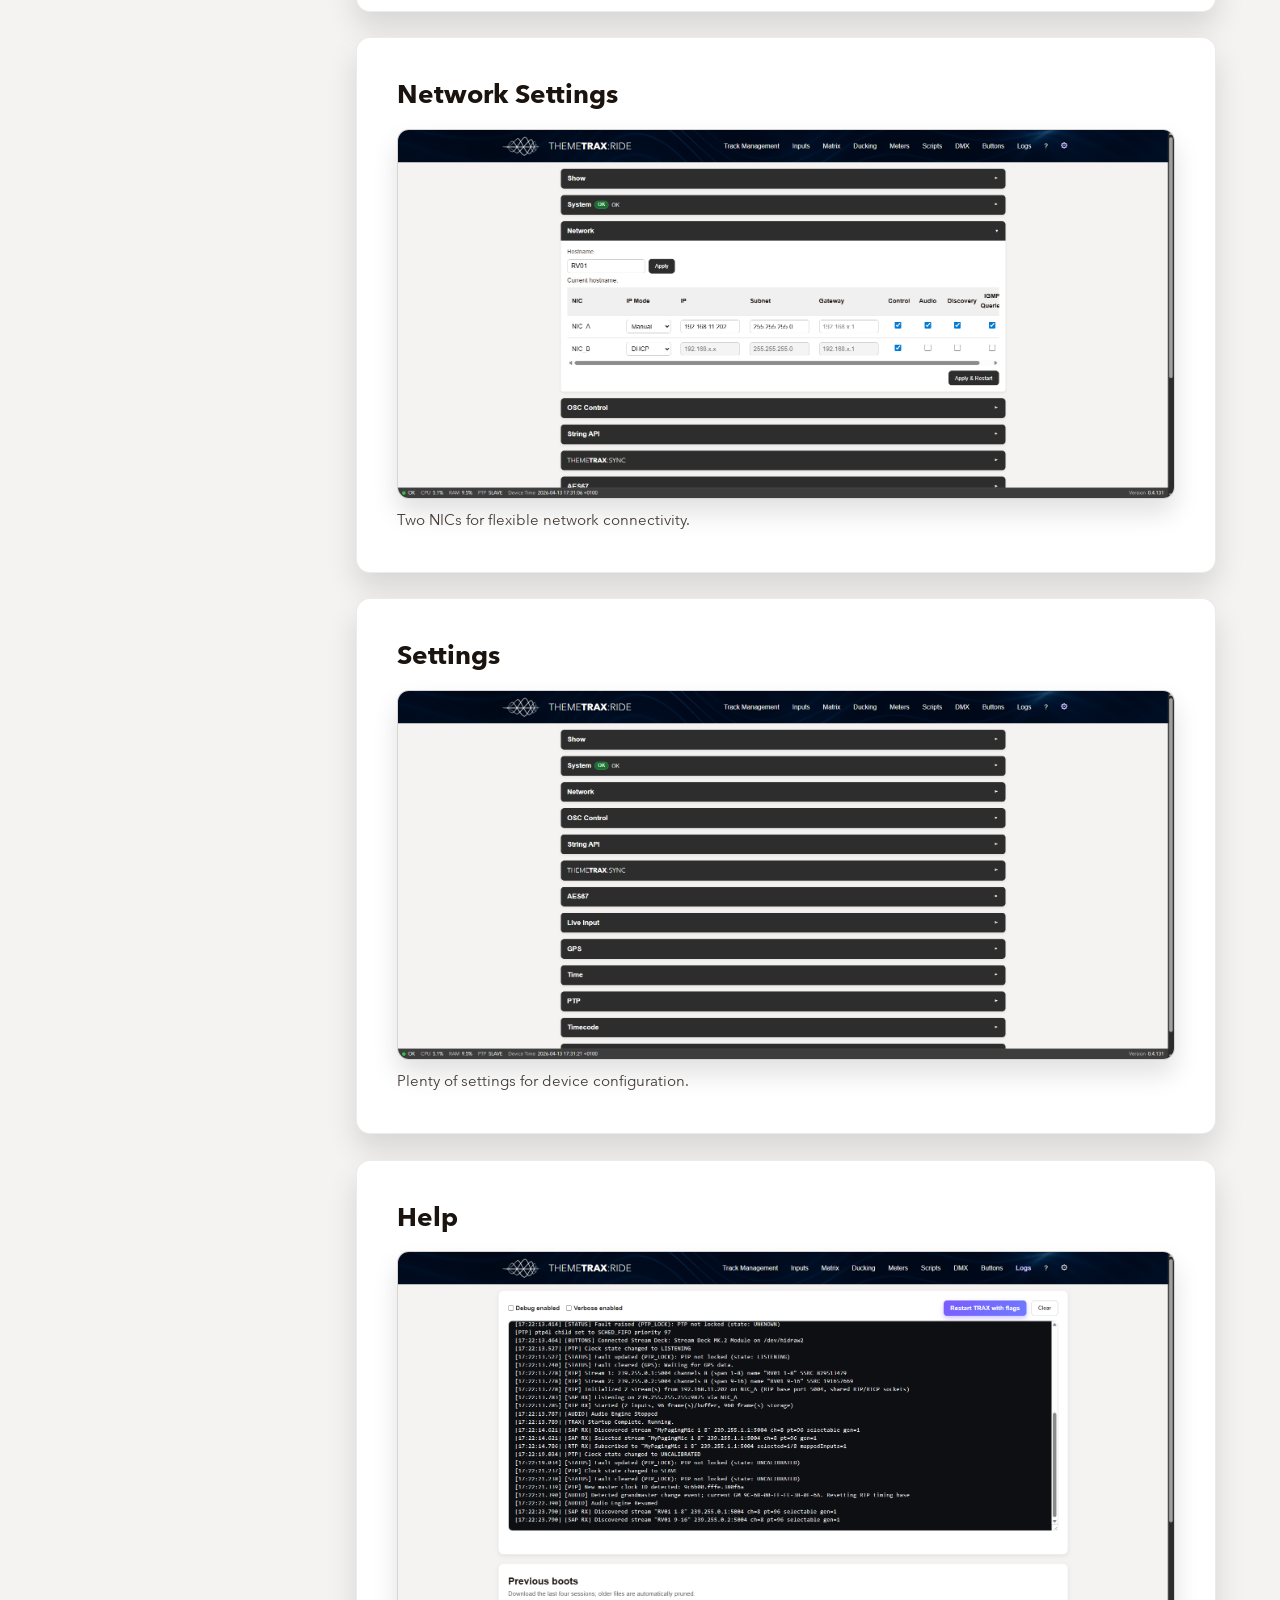
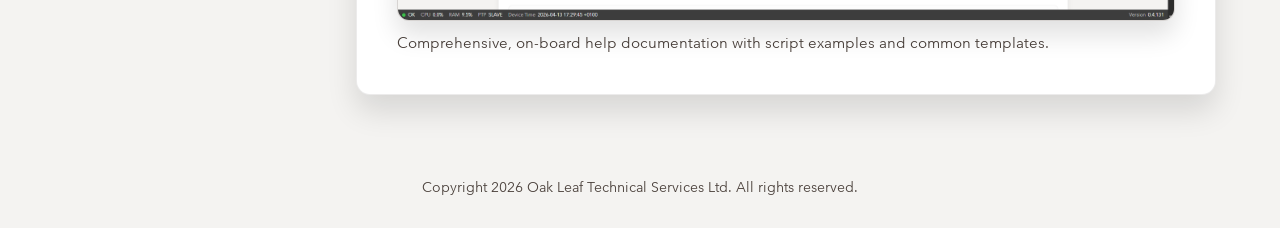
<file: Ride.html>
<!DOCTYPE html>
<html lang="en">
  <head>
    <meta charset="UTF-8" />
    <meta name="viewport" content="width=device-width, initial-scale=1.0" />
    <title>THEMETRAX:RIDE | Explore</title>
    <link rel="stylesheet" href="styles.css" />
  </head>
  <body class="explore-page">
    <main class="page">
      <header class="explore-hero">
        <div class="section-inner explore-hero__bar">
          <a class="logo-text logo-text-xl logo-text-white explore-hero__logo" href="index.html">
            <span class="logo-theme">THEME</span>TRAX<span class="logo-theme logo-colon">:</span><span class="logo-theme">RIDE</span>
          </a>
          <div class="explore-hero__actions">
            <a class="explore-hero__link" href="index.html">Back to Home</a>
            <a class="button button--light" href="THEMETRAXRIDE - Specifications V0.5.pdf" target="_blank" rel="noopener noreferrer">
              <svg class="icon" viewBox="0 0 24 24" aria-hidden="true" focusable="false">
                <path d="M12 3v10" />
                <path d="M8 9l4 4 4-4" />
                <path d="M5 17h14v4H5z" />
              </svg>
              Download Spec Sheet
            </a>
          </div>
          <button class="chapter-toggle" type="button" data-chapters-toggle aria-expanded="false" aria-controls="chapters-panel">
            <span class="sr-only">Toggle chapters</span>
            <span class="chapter-toggle__icon" aria-hidden="true"></span>
          </button>
        </div>
      </header>

      <section class="explore-shell">
        <div class="section-inner explore-layout">
          <aside class="explore-toc" id="chapters-panel" data-chapters-panel aria-label="Chapter navigation">
            <ul>
              <li>
                <a href="#chapter-track-management" aria-current="true">Track Management</a>
              </li>
              <li>
                <a href="#chapter-inputs">Inputs</a>
              </li>
              <li>
                <a href="#chapter-matrix">Matrix</a>
              </li>
              <li>
                <a href="#chapter-meters">Meters</a>
              </li>
              <li>
                <a href="#chapter-scripting">Scripting</a>
              </li>
              <li>
                <a href="#chapter-ducking">Ducking</a>
              </li>
              <li>
                <a href="#chapter-lighting">Lighting</a>
              </li>
              <li>
                <a href="#chapter-buttons">Buttons</a>
              </li>
              <li>
                <a href="#chapter-gps">GPS</a>
              </li>
              <li>
                <a href="#chapter-network-settings">Network Settings</a>
              </li>
              <li>
                <a href="#chapter-settings">Settings</a>
              </li>
              <li>
                <a href="#chapter-help">Help</a>
              </li>
            </ul>
          </aside>

          <div class="chapter-content">
            <section class="chapter-section" id="chapter-track-management" data-chapter>
              <div class="chapter-header">
                
                <h2>Track Management</h2>
              </div>
              <div class="chapter-media">
                <figure class="chapter-figure">
                  <a class="chapter-image" href="images/Explore-Ride/RIDE-TrackManagemt.png" data-zoomable data-caption="Track Management" aria-label="View full size Track Management screenshot">
                    <img src="images/Explore-Ride/RIDE-TrackManagemt.png" alt="Track Management screen." loading="lazy" />
                    <span class="chapter-zoom" aria-hidden="true">
                      <svg class="icon" viewBox="0 0 24 24" aria-hidden="true" focusable="false">
                        <circle cx="11" cy="11" r="7" />
                        <path d="m16.5 16.5 4 4" />
                      </svg>
                    </span>
                  </a>
                  <figcaption class="chapter-caption">Load upto 96 channels of audio, configure looping, group membership, and test fire tracks.</figcaption>
                </figure>
              </div>
            </section>
            <section class="chapter-section" id="chapter-inputs" data-chapter>
              <div class="chapter-header">
                
                <h2>Inputs</h2>
              </div>
              <div class="chapter-media">
                <figure class="chapter-figure">
                  <a class="chapter-image" href="images/Explore-Ride/RIDE-Inputs.png" data-zoomable data-caption="Inputs" aria-label="View full size Inputs screenshot">
                    <img src="images/Explore-Ride/RIDE-Inputs.png" alt="Inputs screen." loading="lazy" />
                    <span class="chapter-zoom" aria-hidden="true">
                      <svg class="icon" viewBox="0 0 24 24" aria-hidden="true" focusable="false">
                        <circle cx="11" cy="11" r="7" />
                        <path d="m16.5 16.5 4 4" />
                      </svg>
                    </span>
                  </a>
                  <figcaption class="chapter-caption">2 live inputs with DSP for announcements or LTC input.</figcaption>
                </figure>
              </div>
            </section>
            <section class="chapter-section" id="chapter-matrix" data-chapter>
              <div class="chapter-header">
                
                <h2>Matrix</h2>
              </div>
              <div class="chapter-media">
                <figure class="chapter-figure">
                  <a class="chapter-image" href="images/Explore-Ride/RIDE-Matrix.png" data-zoomable data-caption="Matrix" aria-label="View full size Matrix screenshot">
                    <img src="images/Explore-Ride/RIDE-Matrix.png" alt="Matrix screen." loading="lazy" />
                    <span class="chapter-zoom" aria-hidden="true">
                      <svg class="icon" viewBox="0 0 24 24" aria-hidden="true" focusable="false">
                        <circle cx="11" cy="11" r="7" />
                        <path d="m16.5 16.5 4 4" />
                      </svg>
                    </span>
                  </a>
                  <figcaption class="chapter-caption">96(+2) x 16 channel matrix</figcaption>
                </figure>
              </div>
            </section>
            <section class="chapter-section" id="chapter-meters" data-chapter>
              <div class="chapter-header">
                
                <h2>Meters</h2>
              </div>
              <div class="chapter-media">
                <figure class="chapter-figure">
                  <a class="chapter-image" href="images/Explore-Ride/RIDE-Meters.png" data-zoomable data-caption="Meters" aria-label="View full size Meters screenshot">
                    <img src="images/Explore-Ride/RIDE-Meters.png" alt="Meters screen." loading="lazy" />
                    <span class="chapter-zoom" aria-hidden="true">
                      <svg class="icon" viewBox="0 0 24 24" aria-hidden="true" focusable="false">
                        <circle cx="11" cy="11" r="7" />
                        <path d="m16.5 16.5 4 4" />
                      </svg>
                    </span>
                  </a>
                  <figcaption class="chapter-caption">Live output metering</figcaption>
                </figure>
              </div>
            </section>
            <section class="chapter-section" id="chapter-scripting" data-chapter>
              <div class="chapter-header">
                
                <h2>Scripting</h2>
              </div>
              <div class="chapter-media">
                <figure class="chapter-figure">
                  <a class="chapter-image" href="images/Explore-Ride/RIDE-Scripts1.png" data-zoomable data-caption="Scripting - Scripts 01" aria-label="View full size Scripting - Scripts 01 screenshot">
                    <img src="images/Explore-Ride/RIDE-Scripts1.png" alt="Scripting screen 01." loading="lazy" />
                    <span class="chapter-zoom" aria-hidden="true">
                      <svg class="icon" viewBox="0 0 24 24" aria-hidden="true" focusable="false">
                        <circle cx="11" cy="11" r="7" />
                        <path d="m16.5 16.5 4 4" />
                      </svg>
                    </span>
                  </a>
                  <figcaption class="chapter-caption">Add, edit and manage custom scripts.</figcaption>
                </figure>
                <figure class="chapter-figure">
                  <a class="chapter-image" href="images/Explore-Ride/RIDE-Scripts2.png" data-zoomable data-caption="Scripting - Scripts 02" aria-label="View full size Scripting - Scripts 02 screenshot">
                    <img src="images/Explore-Ride/RIDE-Scripts2.png" alt="Scripting screen 02." loading="lazy" />
                    <span class="chapter-zoom" aria-hidden="true">
                      <svg class="icon" viewBox="0 0 24 24" aria-hidden="true" focusable="false">
                        <circle cx="11" cy="11" r="7" />
                        <path d="m16.5 16.5 4 4" />
                      </svg>
                    </span>
                  </a>
                  <figcaption class="chapter-caption">Simple scripting language for full scene automation.</figcaption>
                </figure>
              </div>
            </section>
            <section class="chapter-section" id="chapter-ducking" data-chapter>
              <div class="chapter-header">
                
                <h2>Ducking</h2>
              </div>
              <div class="chapter-media">
                <figure class="chapter-figure">
                  <a class="chapter-image" href="images/Explore-Ride/RIDE-Ducking.png" data-zoomable data-caption="Ducking" aria-label="View full size Ducking screenshot">
                    <img src="images/Explore-Ride/RIDE-Ducking.png" alt="Ducking screen." loading="lazy" />
                    <span class="chapter-zoom" aria-hidden="true">
                      <svg class="icon" viewBox="0 0 24 24" aria-hidden="true" focusable="false">
                        <circle cx="11" cy="11" r="7" />
                        <path d="m16.5 16.5 4 4" />
                      </svg>
                    </span>
                  </a>
                  <figcaption class="chapter-caption">Output ducking for announcements.</figcaption>
                </figure>
              </div>
            </section>
            <section class="chapter-section" id="chapter-lighting" data-chapter>
              <div class="chapter-header">
                
                <h2>Lighting</h2>
              </div>
              <div class="chapter-media">
                <figure class="chapter-figure">
                  <a class="chapter-image" href="images/Explore-Ride/RIDE-DMX1.png" data-zoomable data-caption="Lighting - DMX 01" aria-label="View full size Lighting - DMX 01 screenshot">
                    <img src="images/Explore-Ride/RIDE-DMX1.png" alt="Lighting DMX screen 01." loading="lazy" />
                    <span class="chapter-zoom" aria-hidden="true">
                      <svg class="icon" viewBox="0 0 24 24" aria-hidden="true" focusable="false">
                        <circle cx="11" cy="11" r="7" />
                        <path d="m16.5 16.5 4 4" />
                      </svg>
                    </span>
                  </a>
                  <figcaption class="chapter-caption">24 inputs of Art-Net for recording pixel-mapped shows.</figcaption>
                </figure>
                <figure class="chapter-figure">
                  <a class="chapter-image" href="images/Explore-Ride/RIDE-DMX2.png" data-zoomable data-caption="Lighting - DMX 02" aria-label="View full size Lighting - DMX 02 screenshot">
                    <img src="images/Explore-Ride/RIDE-DMX2.png" alt="Lighting DMX screen 02." loading="lazy" />
                    <span class="chapter-zoom" aria-hidden="true">
                      <svg class="icon" viewBox="0 0 24 24" aria-hidden="true" focusable="false">
                        <circle cx="11" cy="11" r="7" />
                        <path d="m16.5 16.5 4 4" />
                      </svg>
                    </span>
                  </a>
                  <figcaption class="chapter-caption">Record and playback Art-Net cues.</figcaption>
                </figure>
              </div>
            </section>
            <section class="chapter-section" id="chapter-buttons" data-chapter>
              <div class="chapter-header">
                
                <h2>Buttons</h2>
              </div>
              <div class="chapter-media">
                <figure class="chapter-figure">
                  <a class="chapter-image" href="images/Explore-Ride/RIDE-Buttons.png" data-zoomable data-caption="Buttons" aria-label="View full size Buttons screenshot">
                    <img src="images/Explore-Ride/RIDE-Buttons.png" alt="Buttons screen." loading="lazy" />
                    <span class="chapter-zoom" aria-hidden="true">
                      <svg class="icon" viewBox="0 0 24 24" aria-hidden="true" focusable="false">
                        <circle cx="11" cy="11" r="7" />
                        <path d="m16.5 16.5 4 4" />
                      </svg>
                    </span>
                  </a>
                  <figcaption class="chapter-caption">Easily assign commands to physical buttons.</figcaption>
                </figure>
              </div>
            </section>
            <section class="chapter-section" id="chapter-gps" data-chapter>
              <div class="chapter-header">
                
                <h2>GPS</h2>
              </div>
              <div class="chapter-media">
                <figure class="chapter-figure">
                  <a class="chapter-image" href="images/Explore-Ride/RIDE-GPS.png" data-zoomable data-caption="GPS" aria-label="View full size GPS screenshot">
                    <img src="images/Explore-Ride/RIDE-GPS.png" alt="GPS screen." loading="lazy" />
                    <span class="chapter-zoom" aria-hidden="true">
                      <svg class="icon" viewBox="0 0 24 24" aria-hidden="true" focusable="false">
                        <circle cx="11" cy="11" r="7" />
                        <path d="m16.5 16.5 4 4" />
                      </svg>
                    </span>
                  </a>
                  <figcaption class="chapter-caption">Trigger actions from GPS coordinates and use GPS time for accurate remote synchronised triggering.</figcaption>
                </figure>
              </div>
            </section>
            <section class="chapter-section" id="chapter-network-settings" data-chapter>
              <div class="chapter-header">
                
                <h2>Network Settings</h2>
              </div>
              <div class="chapter-media">
                <figure class="chapter-figure">
                  <a class="chapter-image" href="images/Explore-Ride/RIDE-NetworkSettings.png" data-zoomable data-caption="Network Settings" aria-label="View full size Network Settings screenshot">
                    <img src="images/Explore-Ride/RIDE-NetworkSettings.png" alt="Network Settings screen." loading="lazy" />
                    <span class="chapter-zoom" aria-hidden="true">
                      <svg class="icon" viewBox="0 0 24 24" aria-hidden="true" focusable="false">
                        <circle cx="11" cy="11" r="7" />
                        <path d="m16.5 16.5 4 4" />
                      </svg>
                    </span>
                  </a>
                  <figcaption class="chapter-caption">Two NICs for flexible network connectivity.</figcaption>
                </figure>
              </div>
            </section>
            <section class="chapter-section" id="chapter-settings" data-chapter>
              <div class="chapter-header">
                
                <h2>Settings</h2>
              </div>
              <div class="chapter-media">
                <figure class="chapter-figure">
                  <a class="chapter-image" href="images/Explore-Ride/RIDE-Settings1.png" data-zoomable data-caption="Settings" aria-label="View full size Settings screenshot">
                    <img src="images/Explore-Ride/RIDE-Settings1.png" alt="Settings screen." loading="lazy" />
                    <span class="chapter-zoom" aria-hidden="true">
                      <svg class="icon" viewBox="0 0 24 24" aria-hidden="true" focusable="false">
                        <circle cx="11" cy="11" r="7" />
                        <path d="m16.5 16.5 4 4" />
                      </svg>
                    </span>
                  </a>
                  <figcaption class="chapter-caption">Plenty of settings for device configuration.</figcaption>
                </figure>
              </div>
            </section>
            <section class="chapter-section" id="chapter-help" data-chapter>
              <div class="chapter-header">
                
                <h2>Help</h2>
              </div>
              <div class="chapter-media">
                <figure class="chapter-figure">
                  <a class="chapter-image" href="images/Explore-Ride/RIDE-Help.png" data-zoomable data-caption="Help" aria-label="View full size Help screenshot">
                    <img src="images/Explore-Ride/RIDE-Help.png" alt="Help screen." loading="lazy" />
                    <span class="chapter-zoom" aria-hidden="true">
                      <svg class="icon" viewBox="0 0 24 24" aria-hidden="true" focusable="false">
                        <circle cx="11" cy="11" r="7" />
                        <path d="m16.5 16.5 4 4" />
                      </svg>
                    </span>
                  </a>
                  <figcaption class="chapter-caption">Comprehensive, on-board help documentation with script examples and common templates.</figcaption>
                </figure>
              </div>
            </section>
          </div>
        </div>
      </section>
    </main>

    <button class="chapters-overlay" type="button" data-chapters-close aria-label="Close chapters"></button>

    <footer class="site-footer">
      <div class="section-inner">
        <p>Copyright 2026 Oak Leaf Technical Services Ltd. All rights reserved.</p>
      </div>
    </footer>

    <div
      class="image-modal"
      data-image-modal
      hidden
      aria-hidden="true"
      role="dialog"
      aria-modal="true"
      aria-labelledby="image-modal-caption"
    >
      <div class="image-modal__backdrop" data-modal-close></div>
      <div class="image-modal__panel" role="document">
        <button class="image-modal__close" type="button" data-modal-close aria-label="Close image">
          <svg class="icon" viewBox="0 0 24 24" aria-hidden="true" focusable="false">
            <path d="M6 6l12 12" />
            <path d="M18 6l-12 12" />
          </svg>
        </button>
        <img class="image-modal__image" alt="" />
        <p class="image-modal__caption" id="image-modal-caption" data-modal-caption></p>
      </div>
    </div>

    <script src="explore.js"></script>
  </body>
</html>
</file>
<file: styles.css>
@font-face {
  font-family: "AvenirNext";
  src: url("fonts/AvenirNextLTProLight.woff2") format("woff2");
  font-weight: 300;
  font-style: normal;
  font-display: swap;
}

@font-face {
  font-family: "AvenirNext";
  src: url("fonts/AvenirNextLTPro.woff2") format("woff2");
  font-weight: 400;
  font-style: normal;
  font-display: swap;
}

@font-face {
  font-family: "AvenirNext";
  src: url("fonts/AvenirNextLTProBold.woff2") format("woff2");
  font-weight: 700;
  font-style: normal;
  font-display: swap;
}

:root {
  --background: #f4f3f1;
  --ink: #1b130e;
  --ink-dark: #110c09;
  --muted: #4a403b;
  --panel: #ffffff;
  --charcoal: #2d2d2d;
  --accent: #0f2d4a;
  --accent-soft: rgba(15, 45, 74, 0.18);
  --shadow: rgba(0, 0, 0, 0.12);
  --shadow-strong: rgba(0, 0, 0, 0.2);
  --radius: 14px;
  --section-padding: clamp(1rem, 4vw, 5rem);
}

*,
*::before,
*::after {
  box-sizing: border-box;
  margin: 0;
  padding: 0;
}

body {
  min-height: 100vh;
  font-family: "AvenirNext", "Helvetica Neue", Arial, sans-serif;
  color: var(--ink);
  background: linear-gradient(180deg, #f7f5f2 0%, #f1efec 100%);
}

html {
  scroll-behavior: smooth;
}

img {
  max-width: 100%;
  display: block;
}

a {
  color: inherit;
  text-decoration: none;
}

.page {
  min-height: 100vh;
  display: flex;
  flex-direction: column;
}

.section-inner {
  width: min(1200px, 90vw);
  margin: 0 auto;
}

.sr-only {
  position: absolute;
  width: 1px;
  height: 1px;
  padding: 0;
  margin: -1px;
  overflow: hidden;
  clip: rect(0, 0, 0, 0);
  border: 0;
}

.logo-text {
  font-weight: 700;
  font-family: "AvenirNext", "Helvetica Neue", Arial, sans-serif;
  color: var(--ink);
  letter-spacing: 0.04em;
  font-size: 1.5rem;
}

.logo-text-white {
  color: #ffffff;
  text-shadow: 2px 2px 8px rgba(0, 0, 0, 0.6);
}

.logo-text-xl {
  font-size: clamp(1.6rem, 5vw, 2.6rem);
}

.logo-theme {
  font-weight: 300;
}

.logo-colon {
  display: inline-block;
  transform: translateY(-0.11em);
}

.section-title {
  font-size: clamp(0.5rem, 4vw, 2rem);
  margin-bottom: 0.8rem;
}

.section-title-center {
  text-align: center;
  margin-bottom: 0.9rem;
}

.section-subtitle {
  text-align: center;
  color: var(--muted);
  font-size: clamp(0.95rem, 2.5vw, 1.1rem);
  max-width: 700px;
  margin: 0 auto 2.5rem;
  line-height: 1.6;
}

.icon {
  width: 1rem;
  height: 1rem;
  fill: none;
  stroke: currentColor;
  stroke-width: 2;
  stroke-linecap: round;
  stroke-linejoin: round;
}

.icon--large {
  width: 1.5rem;
  height: 1.5rem;
}

.button {
  display: inline-flex;
  align-items: center;
  gap: 0.55rem;
  padding: 0.7rem 1.4rem;
  border-radius: 6px;
  background: var(--ink);
  border: 1px solid transparent;
  color: #ffffff;
  font-weight: 600;
  font-size: clamp(0.85rem, 2vw, 1rem);
  letter-spacing: 0.01em;
  box-shadow: 0 14px 26px var(--shadow);
  transition: transform 180ms ease, background 180ms ease;
  width:fit-content;
}

.button:hover {
  background: var(--ink-dark);
  transform: translateY(-1px);
}

.button-center {
  display: flex;
  margin-left: auto;
  margin-right: auto;
  align-self: center;
  justify-self: center;
}

.button-row {
  display: flex;
  flex-wrap: wrap;
  gap: 0.75rem;
  align-items: center;
}

.button--outline {
  background: transparent;
  color: var(--ink);
  border-color: rgba(27, 19, 14, 0.4);
  box-shadow: none;
}

.button--outline:hover {
  background: rgba(27, 19, 14, 0.06);
  border-color: rgba(27, 19, 14, 0.65);
}

.button--light {
  background: #ffffff;
  color: var(--ink);
  border-color: rgba(255, 255, 255, 0.8);
}

.button--light:hover {
  background: #f7f4f0;
}

.hero {
  position: relative;
  overflow: hidden;
  background-image: url("images/background.png");
  background-size: cover;
  background-position: center;
  background-attachment: scroll;
  padding: clamp(0.5rem, 1.5vw, 4rem) 1.5rem;
  padding-top: calc(clamp(0.5rem, 1vw, 4rem) + 0.5rem);
  text-align: center;
}

.hero__watermark {
  position: absolute;
  top: 50%;
  left: 50%;
  transform: translate(-50%, -50%);
  height: clamp(320px, 60vh, 700px);
  width: auto;
  opacity: 0.15;
  pointer-events: none;
}

.hero__content {
  position: relative;
  z-index: 1;
}

.hero__content p {
  margin-top: 0.8rem;
  color: #f0f0f0;
  line-height: 1.6;
}

.hero .logo-text {
  line-height: 1;
}

.word-rotator {
  display: inline-flex;
  align-items: baseline;
  position: relative;
  overflow: hidden;
  height: 1em;
  vertical-align: baseline;
}

.word-rotator__inner {
  display: block;
  animation: wordSwap 4s ease-in-out infinite;
  text-align: left;
}

.word-rotator__inner span {
  display: block;
  line-height: 1;
  font-weight: 300;
}

.products {
  padding: clamp(1rem, 2vw, 5rem) 0;
  /* padding: var(--section-padding) 0; */
  background: var(--background);
}

.product-grid {
  display: grid;
  gap: 2rem;
}

.product-card {
  background: var(--panel);
  border-radius: var(--radius);
  overflow: hidden;
  box-shadow: 0 18px 32px var(--shadow);
  display: grid;
  grid-template-rows: auto 1fr;
}

.product-card__media {
  background: var(--charcoal);
  min-height: 240px;
  overflow: hidden;
}

.product-card__media img {
  width: 100%;
  height: 100%;
  object-fit: cover;
}

.product-card__body {
  padding: clamp(1.8rem, 4vw, 2.8rem);
  display: flex;
  flex-direction: column;
  gap: 1.1rem;
}

.product-card__body .button {
  align-self: flex-start;
}

.product-text {
  color: var(--muted);
  line-height: 1.7;
  font-size: clamp(0.95rem, 2.2vw, 1.05rem);
}

.features {
  background: var(--ink);
  color: #ffffff;
  padding: var(--section-padding) 0;
}

.features__grid {
  display: grid;
  gap: 2rem;
  text-align: center;
}

.feature-card h3 {
  font-size: clamp(1.1rem, 3vw, 1.3rem);
  margin-bottom: 0.7rem;
}

.feature-card p {
  color: #d1d1d1;
  line-height: 1.6;
  font-weight: 300;
  font-size: clamp(0.9rem, 2vw, 1rem);
}

.applications {
  padding: var(--section-padding) 0;
  background: var(--background);
}

.carousel {
  --visible: 3;
  --gap: 1.5rem;
  position: relative;
}

.carousel__viewport {
  overflow: hidden;
  padding: 1.2rem 1.6rem 2rem;
}

.carousel__track {
  display: flex;
  gap: var(--gap);
  transition: transform 0.4s ease;
  will-change: transform;
}

.carousel__item {
  flex: 0 0 calc((100% - (var(--visible) - 1) * var(--gap)) / var(--visible));
}

.carousel__controls {
  position: absolute;
  top: 50%;
  left: 0;
  right: 0;
  display: flex;
  justify-content: space-between;
  align-items: center;
  padding: 0 0.6rem;
  transform: translateY(-50%);
  pointer-events: none;
}

.carousel__btn {
  display: grid;
  place-items: center;
  width: 36px;
  height: 36px;
  border: 1px solid rgba(27, 19, 14, 0.12);
  background: rgba(255, 255, 255, 0.95);
  color: var(--ink);
  padding: 0;
  border-radius: 50%;
  font-weight: 600;
  font-size: 1.1rem;
  line-height: 1;
  cursor: pointer;
  box-shadow: 0 10px 18px var(--shadow);
  transition: background 180ms ease, border-color 180ms ease, opacity 180ms ease;
  pointer-events: auto;
}

.carousel__btn:hover {
  background: #f0eeec;
  border-color: rgba(27, 19, 14, 0.35);
}

.carousel__btn:disabled {
  opacity: 0;
  visibility: hidden;
  pointer-events: none;
}

.app-card {
  background: var(--panel);
  border-radius: var(--radius);
  overflow: hidden;
  box-shadow: 0 16px 30px var(--shadow);
  display: flex;
  flex-direction: column;
  min-height: 100%;
}

.app-card__image {
  height: 190px;
  overflow: hidden;
}

.app-card__image img {
  width: 100%;
  height: 100%;
  object-fit: cover;
}

.app-card__body {
  padding: 1.2rem 1.4rem 1.6rem;
}

.app-card__body h3 {
  font-size: clamp(1.05rem, 3vw, 1.25rem);
  margin-bottom: 0.5rem;
}

.app-card__body p {
  color: var(--muted);
  line-height: 1.6;
  font-size: clamp(0.9rem, 2vw, 1rem);
}

.downloads {
  padding: var(--section-padding) 0;
  background: var(--panel);
}

.download-grid {
  display: grid;
  gap: 1.5rem;
  margin-bottom: 2.5rem;
}

.download-card {
  background: var(--background);
  border-radius: var(--radius);
  padding: clamp(1.8rem, 4vw, 2.6rem);
  text-align: center;
  box-shadow: 0 12px 22px var(--shadow);
  display: grid;
  gap: 1rem;
}

.download-card .logo-text {
  font-size: clamp(1.3rem, 3.5vw, 1.6rem);
}

.download-card p {
  color: var(--muted);
  line-height: 1.6;
}

.case-studies {
  background: var(--charcoal);
  color: #ffffff;
  border-radius: var(--radius);
  padding: clamp(2rem, 5vw, 3rem);
  text-align: center;
}

.case-studies h3 {
  font-size: clamp(1.2rem, 3.5vw, 1.5rem);
  margin-bottom: 0.8rem;
}

.case-studies p {
  color: #d1d1d1;
  line-height: 1.6;
  max-width: 600px;
  margin: 0 auto 1.8rem;
}

.case-grid {
  display: grid;
  gap: 0.9rem;
}

.case-link {
  display: flex;
  align-items: center;
  gap: 0.6rem;
  padding: 0.75rem 1rem;
  background: rgba(255, 255, 255, 0.1);
  border-radius: 6px;
  font-weight: 500;
  font-size: clamp(0.85rem, 2vw, 1rem);
  transition: background 180ms ease;
}

.case-link:hover {
  background: rgba(255, 255, 255, 0.2);
}

.cta {
  position: relative;
  overflow: hidden;
  background-image: linear-gradient(rgba(27, 19, 14, 0.7), rgba(27, 19, 14, 0.7)),
    url("images/background.png");
  background-size: cover;
  background-position: center;
  background-attachment: fixed;
  padding: var(--section-padding) 1.5rem;
  text-align: center;
  color: #ffffff;
}

.cta__watermark {
  position: absolute;
  top: 50%;
  left: 50%;
  transform: translate(-50%, -50%);
  height: clamp(360px, 85vh, 860px);
  width: auto;
  max-width: none;
  opacity: 0.15;
  pointer-events: none;
}

.cta__content {
  position: relative;
  z-index: 1;
  max-width: 720px;
  margin: 0 auto;
  display: grid;
  gap: 1rem;
}

.cta__content h2 {
  font-size: clamp(1.5rem, 5vw, 2.5rem);
}

.cta__content p {
  color: #f0f0f0;
  font-weight: 300;
  line-height: 1.6;
  font-size: clamp(1rem, 3vw, 1.2rem);
}

.contact {
  padding: var(--section-padding) 0;
  background: var(--background);
}

.contact-card {
  background: var(--panel);
  border-radius: var(--radius);
  padding: clamp(2rem, 5vw, 3rem);
  text-align: center;
  box-shadow: 0 12px 22px var(--shadow);
  max-width: 640px;
  margin: 0 auto;
  display: grid;
  gap: 1rem;
}

.contact-card h3 {
  font-size: clamp(1.2rem, 3.5vw, 1.5rem);
}

.contact-card p {
  color: var(--muted);
  line-height: 1.6;
}

.contact-icon {
  width: 64px;
  height: 64px;
  border-radius: 50%;
  background: var(--ink);
  display: grid;
  place-items: center;
  margin: 0 auto 0.5rem;
  color: #ffffff;
}

.site-footer {
  background: var(--background);
  padding: 2rem 0;
  text-align: center;
  color: var(--muted);
  font-size: 0.85rem;
}

body.explore-page {
  background: linear-gradient(180deg, #f7f5f2 0%, #ede7e0 100%);
}

.explore-hero {
  position: relative;
  overflow: hidden;
  color: #ffffff;
  padding: clamp(1rem, 1.5vw, 3rem);
  background-image: linear-gradient(135deg, rgba(7, 18, 31, 0.92), rgba(15, 45, 74, 0.86)),
    url("images/background.png");
  background-size: cover;
  background-position: center;
  background-blend-mode: multiply;
}

.explore-hero::after {
  content: "";
  position: absolute;
  inset: 0;
  background: radial-gradient(circle at top left, rgba(15, 45, 74, 0.45), transparent 55%);
  pointer-events: none;
}

.explore-hero__bar {
  position: relative;
  z-index: 1;
  display: flex;
  align-items: center;
  justify-content: space-between;
  gap: 1rem;
  flex-wrap: wrap;
}

.explore-hero__logo {
  text-decoration: none;
}

.explore-hero__actions {
  display: flex;
  align-items: center;
  gap: 0.9rem;
  flex-wrap: wrap;
}

.chapter-toggle {
  display: none;
  align-items: center;
  justify-content: center;
  width: 42px;
  height: 42px;
  border-radius: 10px;
  border: 1px solid rgba(255, 255, 255, 0.45);
  background: rgba(9, 18, 30, 0.65);
  color: #ffffff;
  cursor: pointer;
  box-shadow: 0 12px 22px rgba(0, 0, 0, 0.3);
  transition: background 160ms ease, border-color 160ms ease;
}

.chapter-toggle:hover {
  background: rgba(15, 45, 74, 0.75);
  border-color: rgba(255, 255, 255, 0.7);
}

.chapter-toggle__icon {
  position: relative;
  width: 18px;
  height: 2px;
  border-radius: 999px;
  background: currentColor;
  transition: background 160ms ease;
}

.chapter-toggle__icon::before,
.chapter-toggle__icon::after {
  content: "";
  position: absolute;
  left: 0;
  width: 18px;
  height: 2px;
  border-radius: 999px;
  background: currentColor;
  transition: transform 160ms ease;
}

.chapter-toggle__icon::before {
  top: -6px;
}

.chapter-toggle__icon::after {
  top: 6px;
}

body.chapters-open .chapter-toggle__icon {
  background: transparent;
}

body.chapters-open .chapter-toggle__icon::before {
  transform: translateY(6px) rotate(45deg);
}

body.chapters-open .chapter-toggle__icon::after {
  transform: translateY(-6px) rotate(-45deg);
}

.explore-hero__link {
  color: rgba(255, 255, 255, 0.85);
  font-weight: 600;
  text-transform: uppercase;
  letter-spacing: 0.12em;
  font-size: 0.75rem;
  border-bottom: 1px solid transparent;
  transition: color 160ms ease, border-color 160ms ease;
}

.explore-hero__link:hover {
  color: #ffffff;
  border-color: rgba(255, 255, 255, 0.6);
}

.explore-hero__content {
  position: relative;
  z-index: 1;
  padding-top: clamp(1.2rem, 3vw, 2.5rem);
  display: grid;
  gap: 0.6rem;
  max-width: 720px;
}

.explore-hero__eyebrow {
  text-transform: uppercase;
  letter-spacing: 0.24em;
  font-size: 0.75rem;
  color: rgba(255, 255, 255, 0.7);
}

.explore-hero__title {
  font-size: clamp(2rem, 5vw, 3.4rem);
}

.explore-hero__subtitle {
  color: rgba(255, 255, 255, 0.8);
  line-height: 1.6;
  font-size: clamp(0.95rem, 2.5vw, 1.1rem);
}

.explore-shell {
  padding: var(--section-padding) 0;
  background: var(--background);
}

.explore-layout {
  display: grid;
  gap: 2rem;
  grid-template-columns: minmax(220px, 260px) minmax(0, 1fr);
  align-items: start;
}

.explore-toc {
  position: sticky;
  top: 1.5rem;
  align-self: start;
  background: var(--panel);
  border-radius: var(--radius);
  padding: 1.4rem 1.2rem;
  box-shadow: 0 18px 32px var(--shadow);
  border: 1px solid rgba(17, 12, 9, 0.08);
}

.chapters-overlay {
  position: fixed;
  inset: 0;
  border: 0;
  padding: 0;
  background: rgba(6, 12, 20, 0.55);
  cursor: pointer;
  opacity: 0;
  visibility: hidden;
  pointer-events: none;
  transition: opacity 180ms ease, visibility 180ms ease;
  z-index: 90;
}

body.chapters-open .chapters-overlay {
  opacity: 1;
  visibility: visible;
  pointer-events: auto;
}

.explore-toc h2 {
  font-size: 0.8rem;
  text-transform: uppercase;
  letter-spacing: 0.2em;
  color: var(--muted);
}

.explore-toc ul {
  list-style: none;
  /* margin-top: 1rem; */
  display: grid;
  gap: 0.35rem;
}

.explore-toc a {
  display: flex;
  align-items: center;
  gap: 0.6rem;
  padding: 0.5rem 0.7rem;
  border-radius: 8px;
  border-left: 2px solid transparent;
  color: var(--ink);
  font-weight: 600;
  transition: background 160ms ease, color 160ms ease, border-color 160ms ease;
}

.explore-toc a:hover {
  background: rgba(27, 19, 14, 0.05);
}

.explore-toc a[aria-current="true"] {
  background: var(--accent-soft);
  border-left-color: var(--accent);
}

.toc-index {
  font-size: 0.7rem;
  letter-spacing: 0.2em;
  text-transform: uppercase;
  color: var(--muted);
}

.explore-toc a[aria-current="true"] .toc-index {
  color: var(--accent);
}

.chapter-content {
  display: grid;
  gap: 1.6rem;
}

.chapter-section {
  background: var(--panel);
  border-radius: var(--radius);
  padding: clamp(1.5rem, 4vw, 2.5rem);
  box-shadow: 0 16px 30px var(--shadow);
  border: 1px solid rgba(17, 12, 9, 0.08);
  scroll-margin-top: 2rem;
  transition: box-shadow 200ms ease, border-color 200ms ease;
}

.chapter-section.is-active {
  border-color: var(--accent);
  box-shadow: 0 20px 36px var(--shadow-strong);
}

body:not(.js-enabled) .chapter-section:target {
  border-color: var(--accent);
  box-shadow: 0 20px 36px var(--shadow-strong);
}

.chapter-header {
  display: flex;
  align-items: baseline;
  gap: 1rem;
}

.chapter-header h2 {
  font-size: clamp(1.2rem, 3vw, 1.6rem);
}

.chapter-index {
  font-size: 0.75rem;
  letter-spacing: 0.2em;
  text-transform: uppercase;
  color: var(--muted);
}

.chapter-media {
  margin-top: 1.2rem;
  display: grid;
  gap: 1rem;
  align-items: start;
}

.chapter-figure {
  margin: 0;
  display: grid;
  gap: 0.6rem;
}

.chapter-caption {
  margin: 0;
  color: var(--muted);
  font-size: 0.92rem;
  line-height: 1.6;
}

.chapter-image {
  position: relative;
  display: block;
  border-radius: 12px;
  overflow: hidden;
  background: #f2f0ee;
  border: 1px solid rgba(17, 12, 9, 0.12);
  box-shadow: 0 14px 26px var(--shadow);
  transition: transform 180ms ease, box-shadow 180ms ease;
  cursor: zoom-in;
}

.chapter-image::before {
  content: "";
  position: absolute;
  inset: 0;
  background: linear-gradient(180deg, rgba(15, 45, 74, 0), rgba(15, 45, 74, 0.28));
  opacity: 0;
  transition: opacity 180ms ease;
}

.chapter-image img {
  width: 100%;
  height: auto;
  display: block;
}

.chapter-image:hover {
  transform: translateY(-2px);
  box-shadow: 0 18px 32px var(--shadow-strong);
}

.chapter-image:hover::before,
.chapter-image:focus-visible::before {
  opacity: 1;
}

.chapter-image:focus-visible {
  outline: 2px solid var(--accent);
  outline-offset: 4px;
}

.chapter-zoom {
  position: absolute;
  right: 0.9rem;
  bottom: 0.9rem;
  width: 40px;
  height: 40px;
  border-radius: 999px;
  background: rgba(15, 45, 74, 0.9);
  color: #ffffff;
  display: grid;
  place-items: center;
  box-shadow: 0 10px 18px rgba(0, 0, 0, 0.28);
  opacity: 0;
  transform: translateY(6px);
  transition: opacity 180ms ease, transform 180ms ease;
}

.chapter-image:hover .chapter-zoom,
.chapter-image:focus-visible .chapter-zoom {
  opacity: 1;
  transform: translateY(0);
}

.image-modal {
  position: fixed;
  inset: 0;
  display: grid;
  place-items: center;
  background: rgba(6, 12, 20, 0.78);
  z-index: 200;
  opacity: 0;
  pointer-events: none;
  transition: opacity 200ms ease;
}

.image-modal.is-open {
  opacity: 1;
  pointer-events: auto;
}

.image-modal__backdrop {
  position: absolute;
  inset: 0;
}

.image-modal__panel {
  position: relative;
  z-index: 1;
  width: 96vw;
  height: 94vh;
  max-height: 94vh;
  background: #0d1117;
  border-radius: 16px;
  border: 1px solid rgba(255, 255, 255, 0.08);
  padding: clamp(1rem, 2vw, 1.6rem);
  display: flex;
  flex-direction: column;
  gap: 0.8rem;
  box-shadow: 0 30px 48px rgba(0, 0, 0, 0.45);
}

.image-modal__image {
  width: 100%;
  height: 100%;
  min-height: 0;
  flex: 1;
  object-fit: contain;
  border-radius: 12px;
  background: #05070b;
}

.image-modal__caption {
  margin: 0;
  color: rgba(255, 255, 255, 0.75);
  font-size: 0.9rem;
}

.image-modal__close {
  position: absolute;
  top: 0.75rem;
  right: 0.75rem;
  width: 36px;
  height: 36px;
  border-radius: 50%;
  border: 1px solid rgba(255, 255, 255, 0.25);
  background: rgba(5, 7, 11, 0.8);
  color: #ffffff;
  display: grid;
  place-items: center;
  cursor: pointer;
  transition: background 160ms ease, border-color 160ms ease;
}

.image-modal__close:hover {
  background: rgba(15, 45, 74, 0.9);
  border-color: rgba(255, 255, 255, 0.45);
}

body.modal-open,
body.chapters-open {
  overflow: hidden;
}

.chapter-placeholder {
  margin-top: 1.2rem;
  height: clamp(220px, 40vw, 420px);
  border-radius: 12px;
  border: 1px dashed rgba(27, 19, 14, 0.25);
  background: linear-gradient(135deg, rgba(27, 19, 14, 0.04), rgba(27, 19, 14, 0.1));
}

.fade-up {
  animation: fadeUp 0.8s ease both;
}

.delay-1 {
  animation-delay: 0.1s;
}

.delay-2 {
  animation-delay: 0.2s;
}

.delay-3 {
  animation-delay: 0.3s;
}

@keyframes fadeUp {
  from {
    opacity: 0;
    transform: translateY(18px);
  }
  to {
    opacity: 1;
    transform: translateY(0);
  }
}

@keyframes wordSwap {
  0%,
  30% {
    transform: translateY(0);
  }
  40%,
  70% {
    transform: translateY(-33.333%);
  }
  80%,
  100% {
    transform: translateY(-66.666%);
  }
}

@media (min-width: 720px) {
  .features__grid {
    grid-template-columns: repeat(2, minmax(0, 1fr));
  }

  .download-grid {
    grid-template-columns: repeat(2, minmax(0, 1fr));
  }

  .case-grid {
    grid-template-columns: repeat(2, minmax(0, 1fr));
  }
}

@media (min-width: 960px) {
  .product-grid {
    grid-template-columns: repeat(2, minmax(0, 1fr));
  }

  .product-card__media {
    min-height: 280px;
  }

  .features__grid {
    grid-template-columns: repeat(4, minmax(0, 1fr));
  }

  .case-grid {
    grid-template-columns: repeat(3, minmax(0, 1fr));
  }

  .carousel {
    --visible: 3;
  }

  .chapter-media {
    grid-template-columns: repeat(auto-fit, minmax(280px, 1fr));
  }
}

@media (max-width: 900px) {
  .hero,
  .cta {
    background-attachment: scroll;
  }
}

@media (max-width: 900px) {
  .carousel {
    --visible: 2;
  }
}

@media (max-width: 900px) {
  .explore-hero {
    position: sticky;
    top: 0;
    z-index: 80;
  }

  .explore-layout {
    grid-template-columns: 1fr;
  }

  .explore-toc {
    position: fixed;
    top: 1rem;
    right: 1rem;
    bottom: 1rem;
    width: min(320px, 86vw);
    max-height: calc(100vh - 2rem);
    overflow-y: auto;
    -webkit-overflow-scrolling: touch;
    z-index: 100;
    transform: translateX(120%);
    opacity: 0;
    pointer-events: none;
    transition: transform 180ms ease, opacity 180ms ease;
  }

  body.chapters-open .explore-toc {
    transform: translateX(0);
    opacity: 1;
    pointer-events: auto;
  }

  body.js-enabled .chapter-toggle {
    display: inline-flex;
    position: absolute;
    top: 1rem;
    right: 1rem;
    z-index: 110;
  }

  .explore-hero__bar {
    padding-right: 3.5rem;
  }

  .explore-hero__logo {
    padding-right: 2.5rem;
  }

  .chapter-section {
    scroll-margin-top: 6rem;
  }
}

@media (max-width: 720px) {
  .explore-hero__bar {
    align-items: flex-start;
  }

  .explore-hero__actions {
    width: 100%;
    flex-direction: column;
    align-items: flex-start;
  }

  .explore-hero__actions .button {
    width: 100%;
    justify-content: center;
  }
}

@media (max-width: 640px) {
  .carousel {
    --visible: 1;
  }
}

@media (prefers-reduced-motion: reduce) {
  html {
    scroll-behavior: auto;
  }

  .fade-up,
  .button,
  .chapter-image,
  .chapter-image::before,
  .chapter-zoom,
  .image-modal,
  .word-rotator__inner,
  .carousel__track {
    animation: none;
    transition: none;
  }
}
</file>
